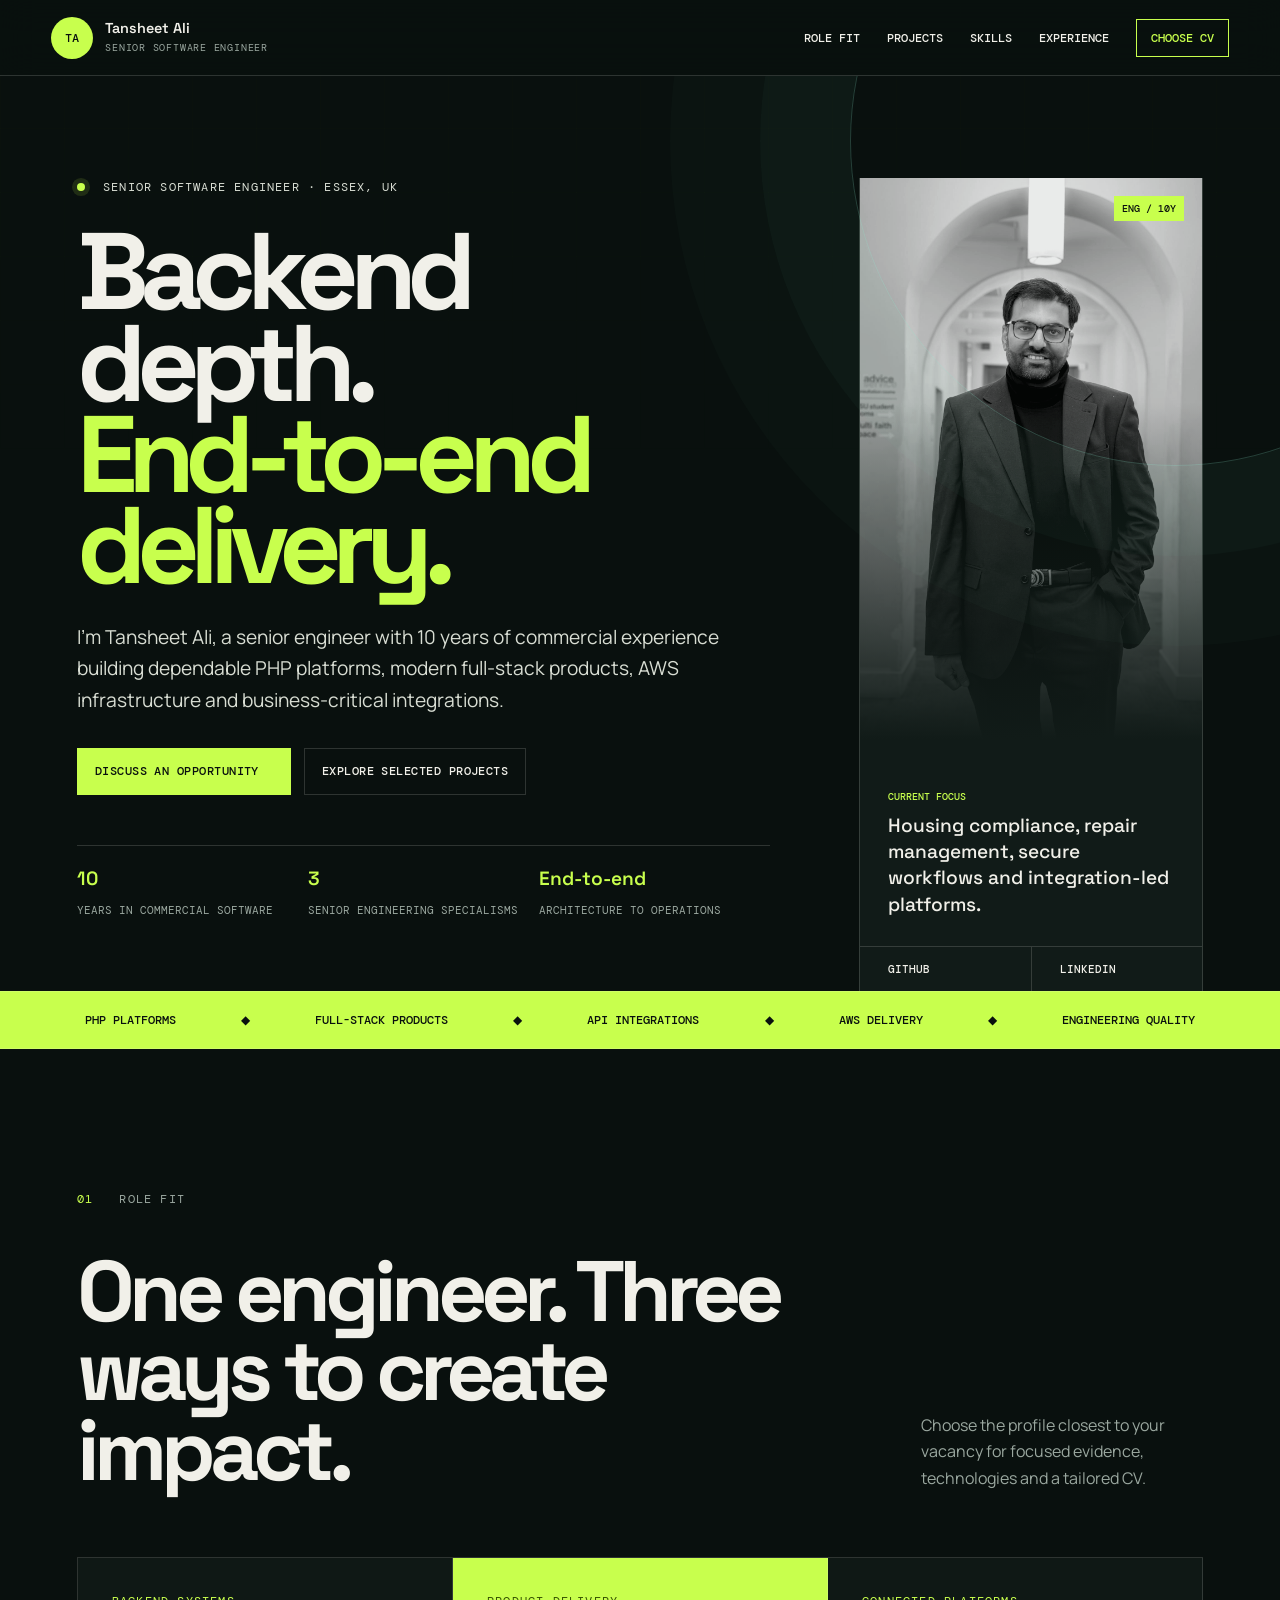
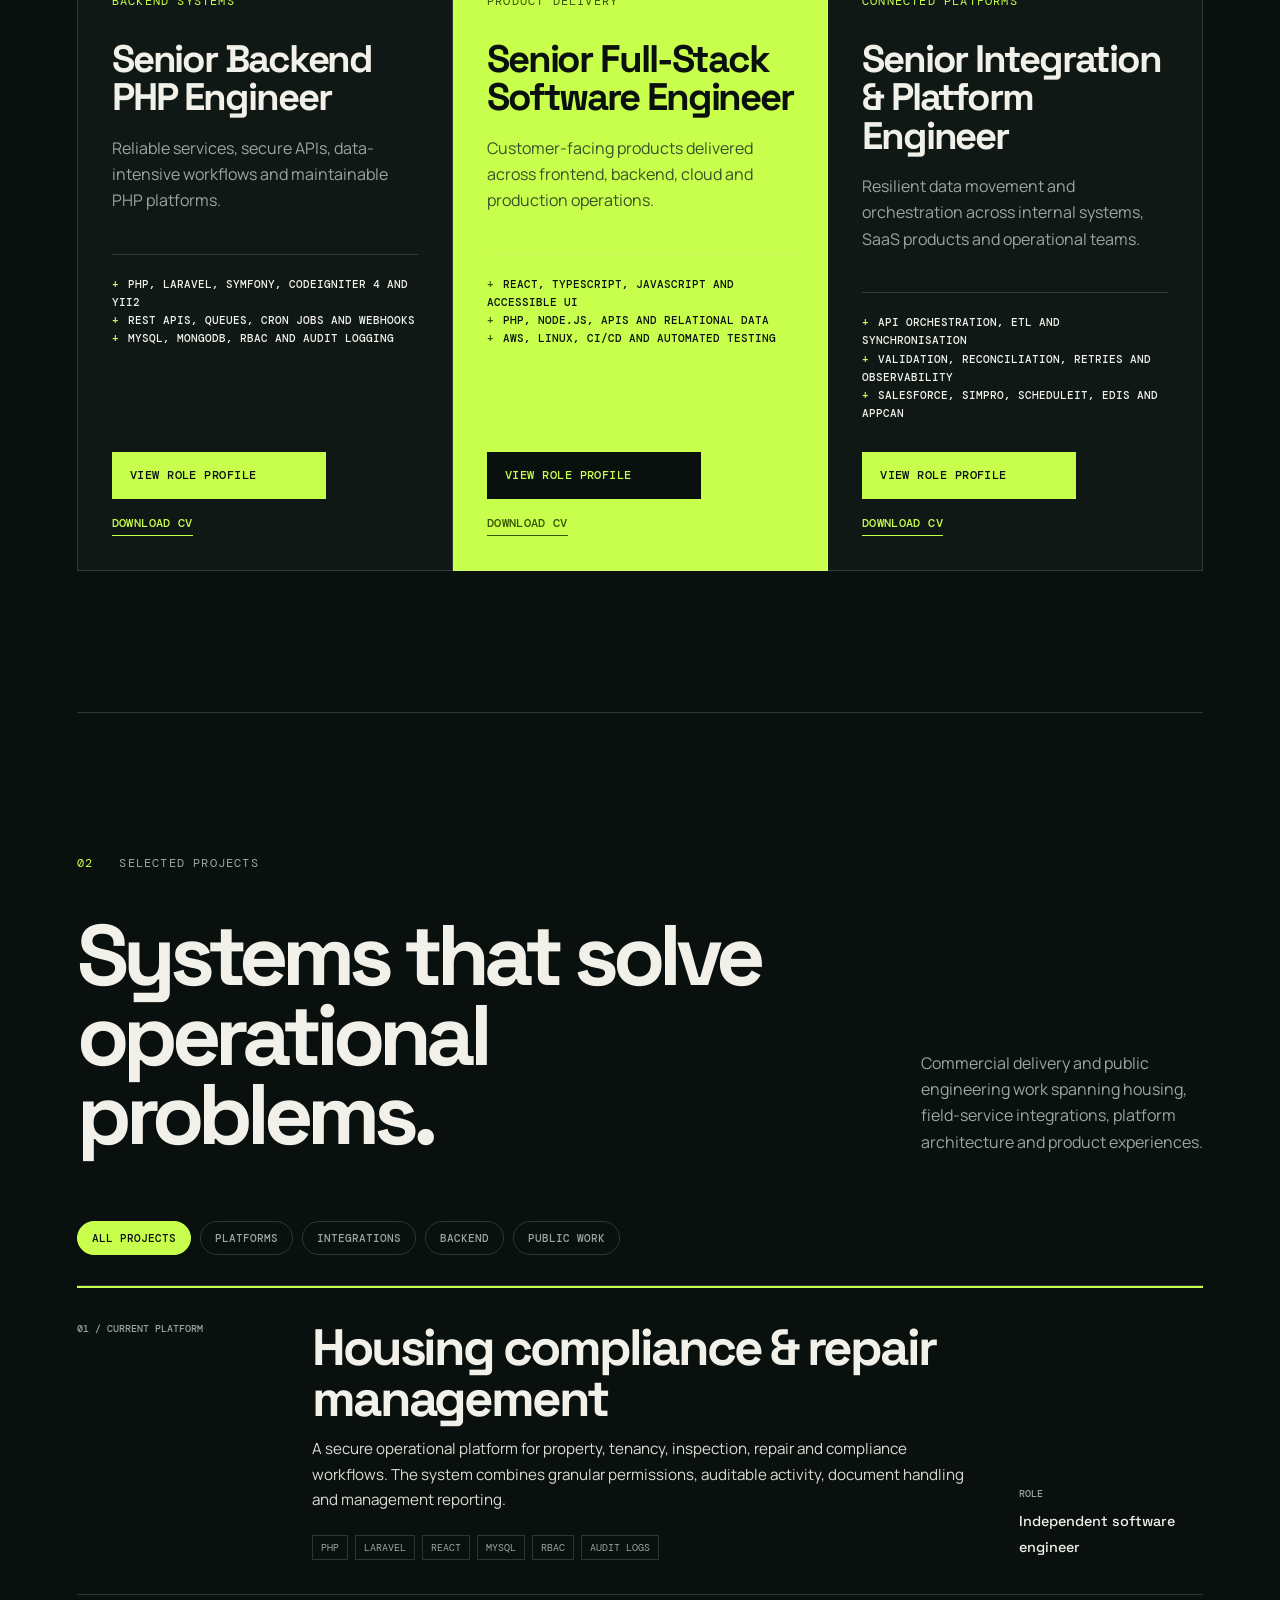
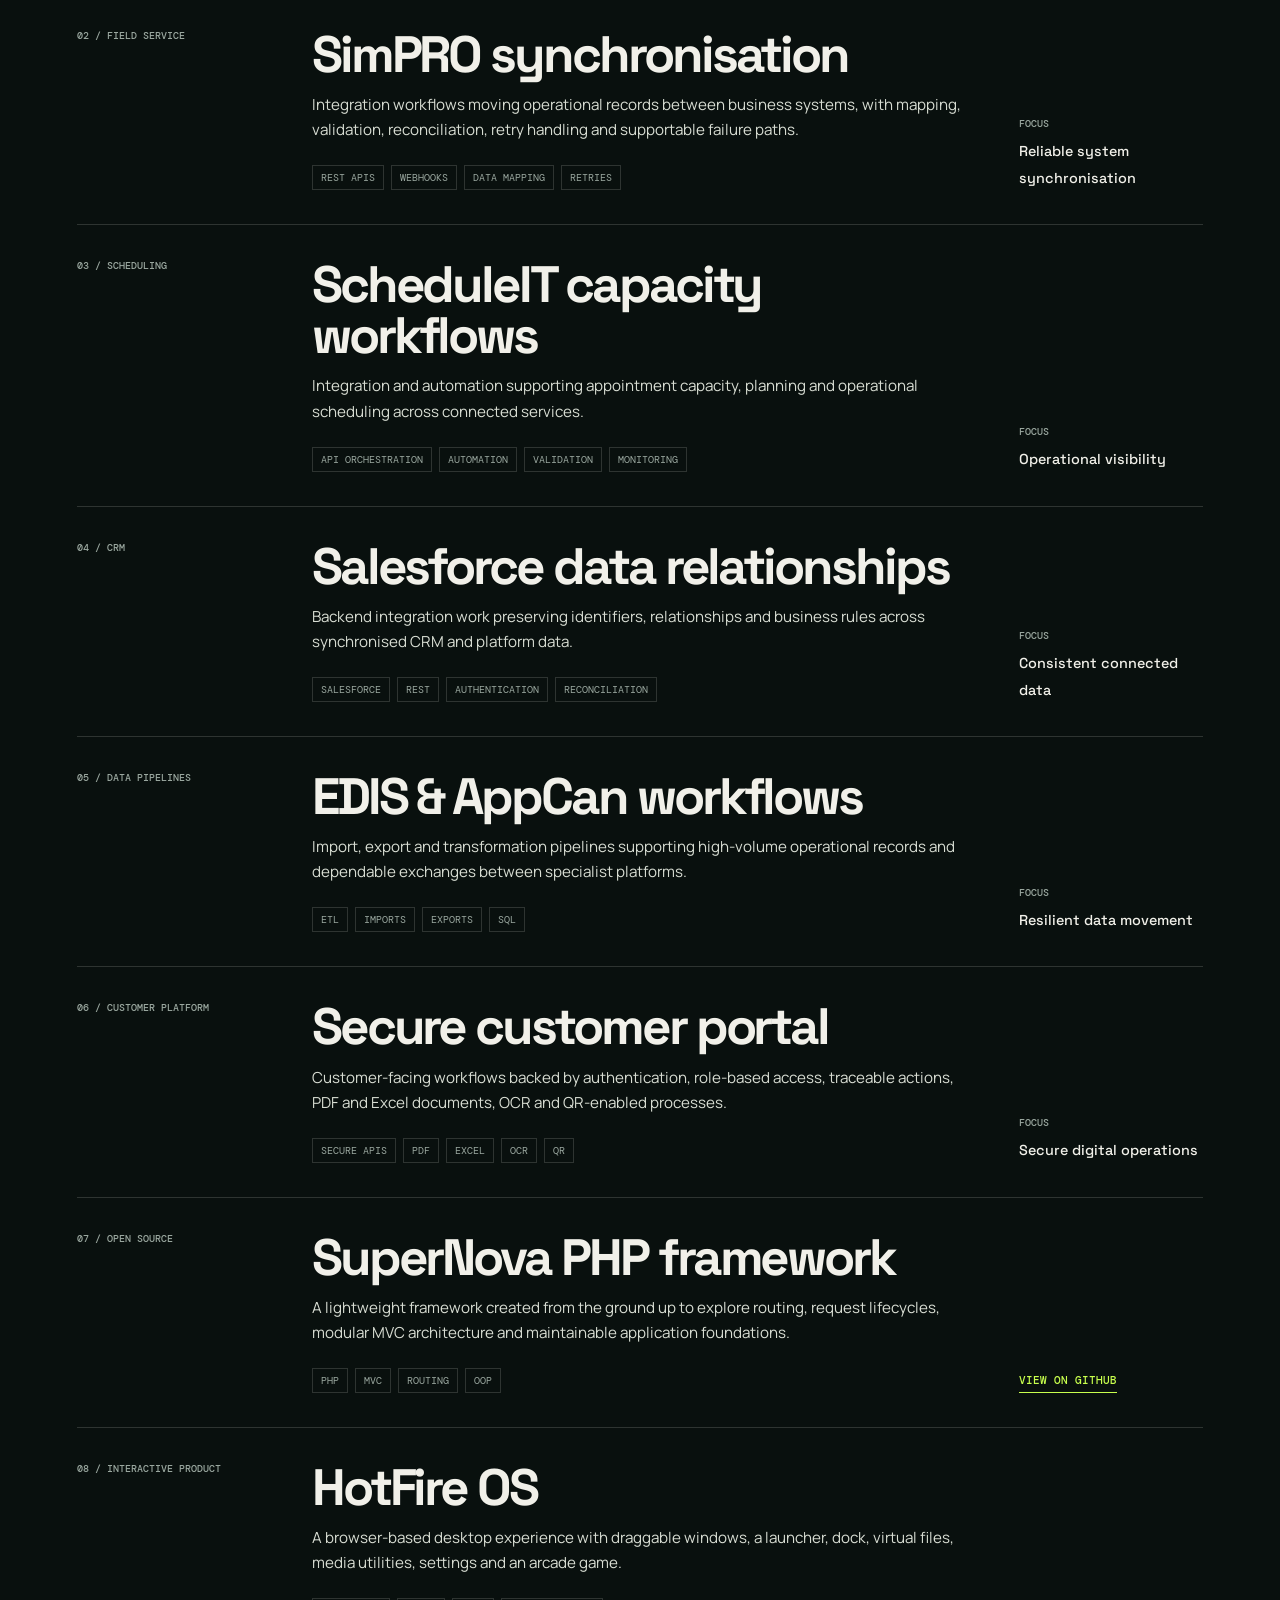
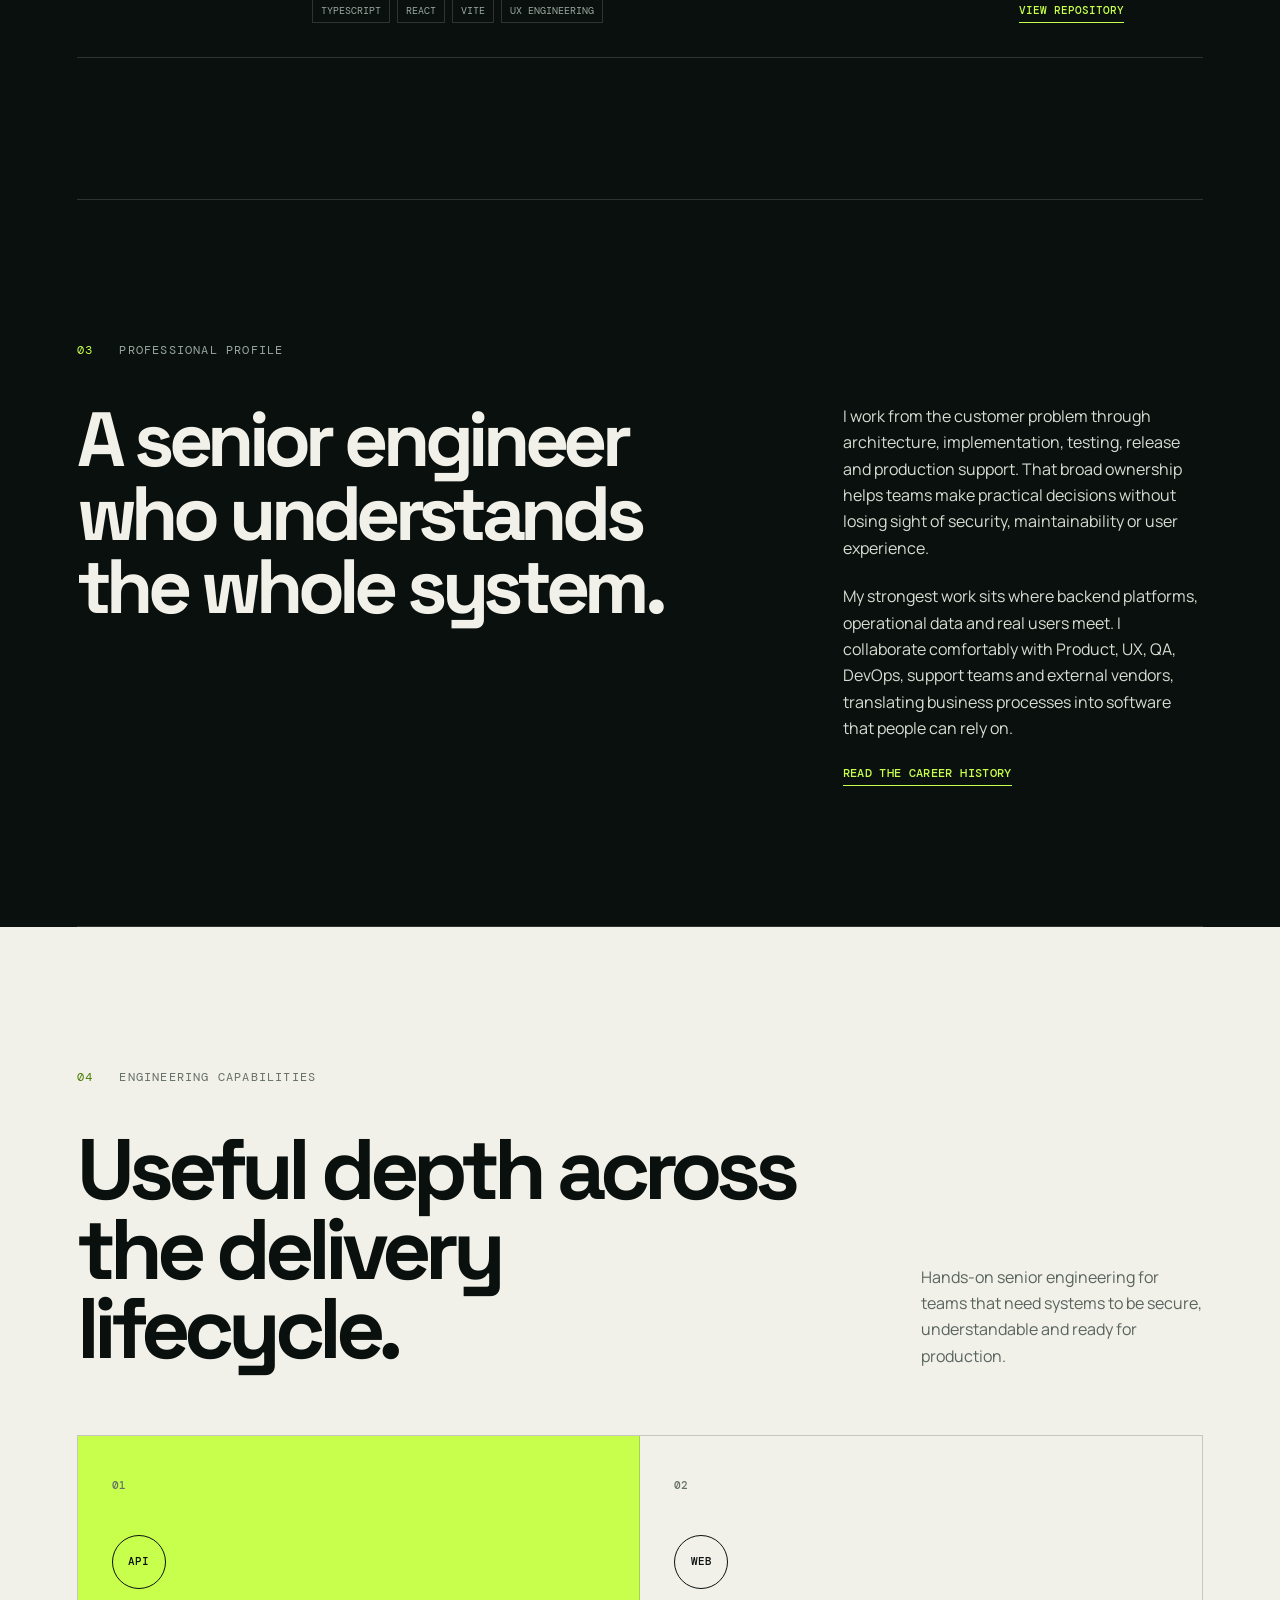
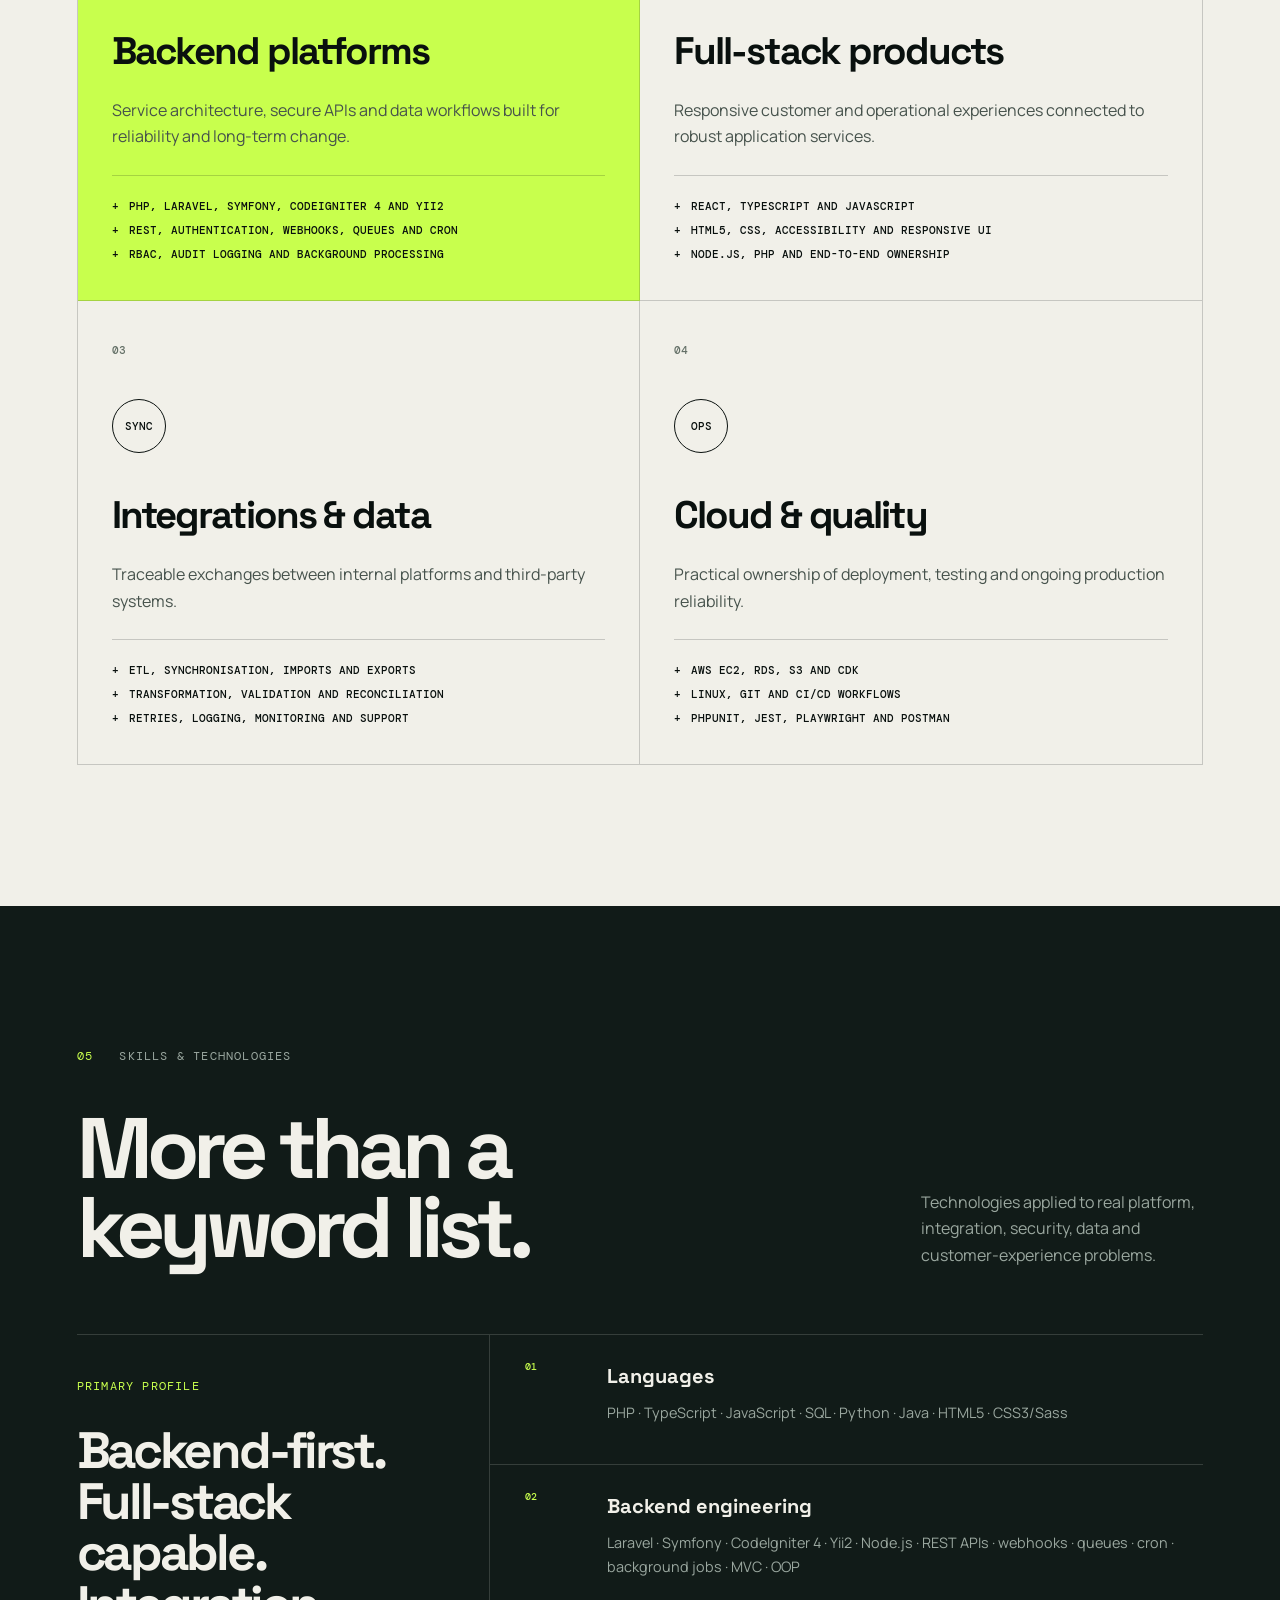
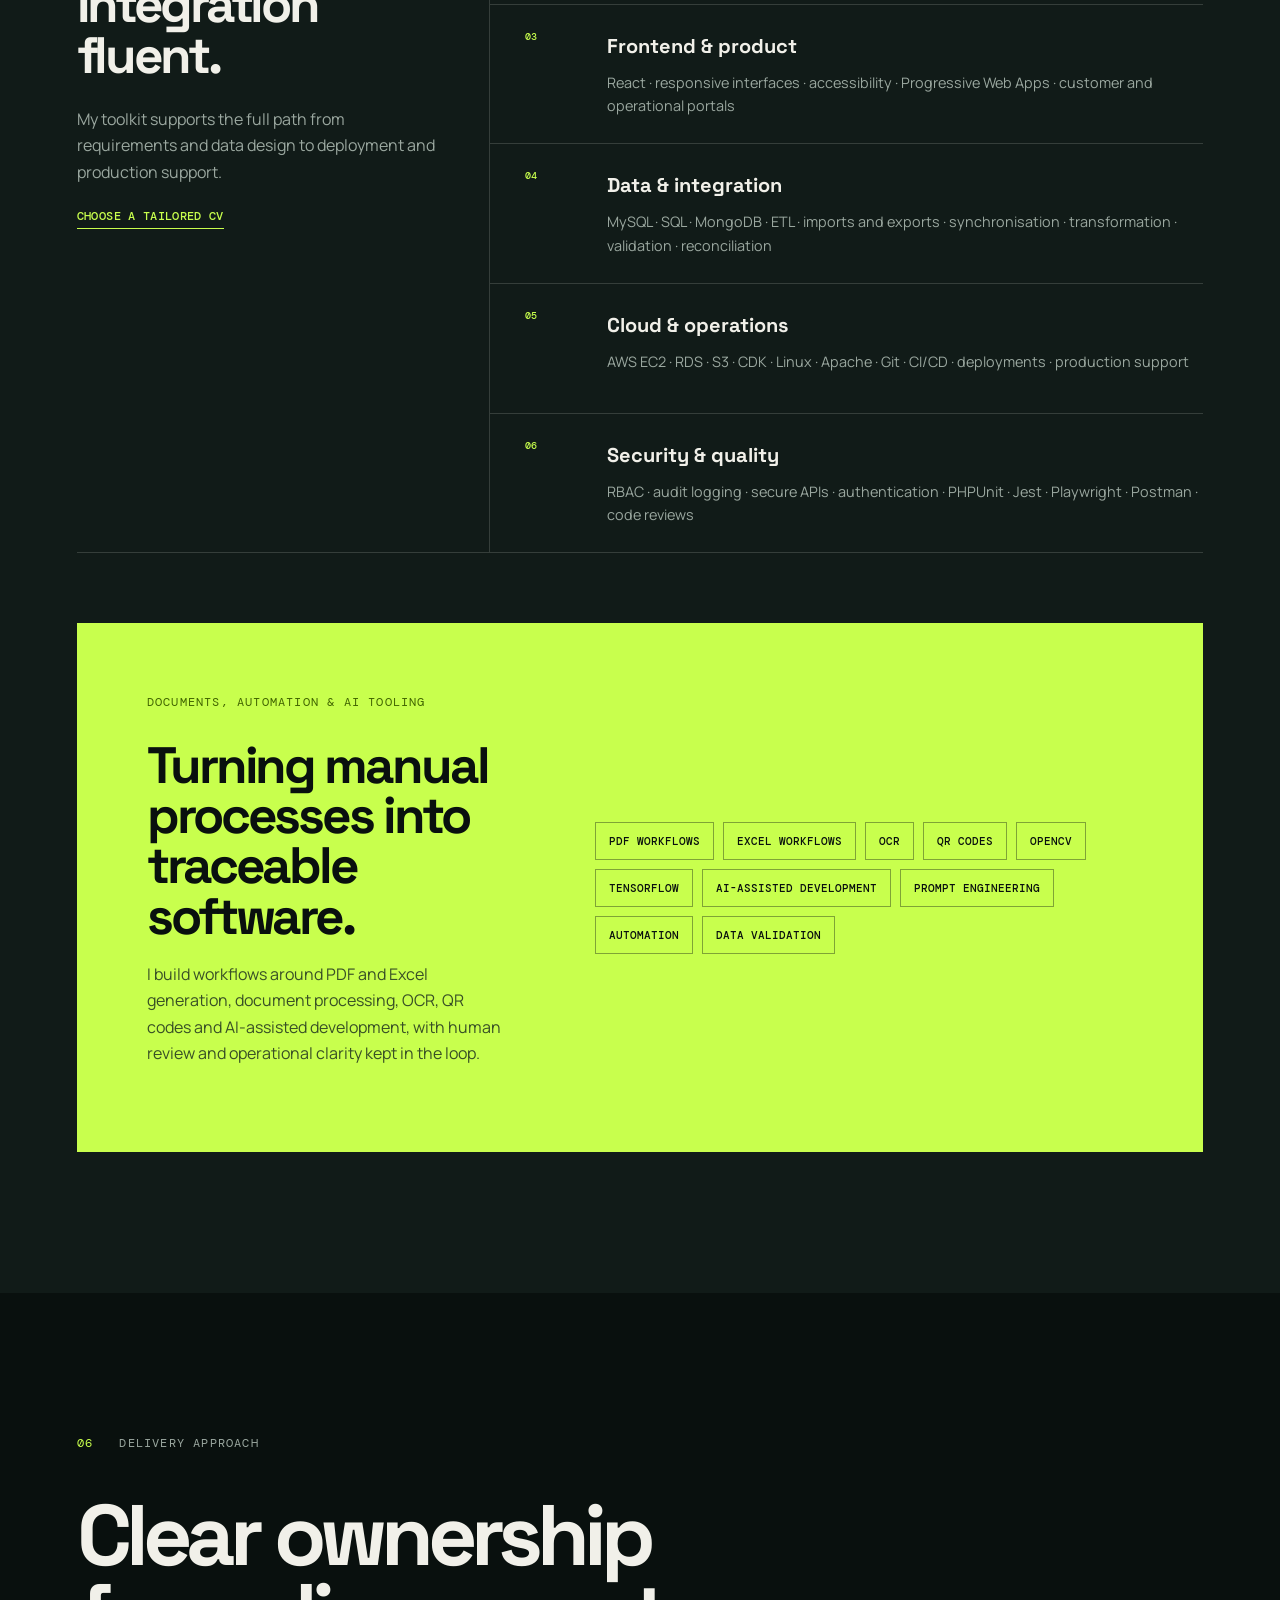
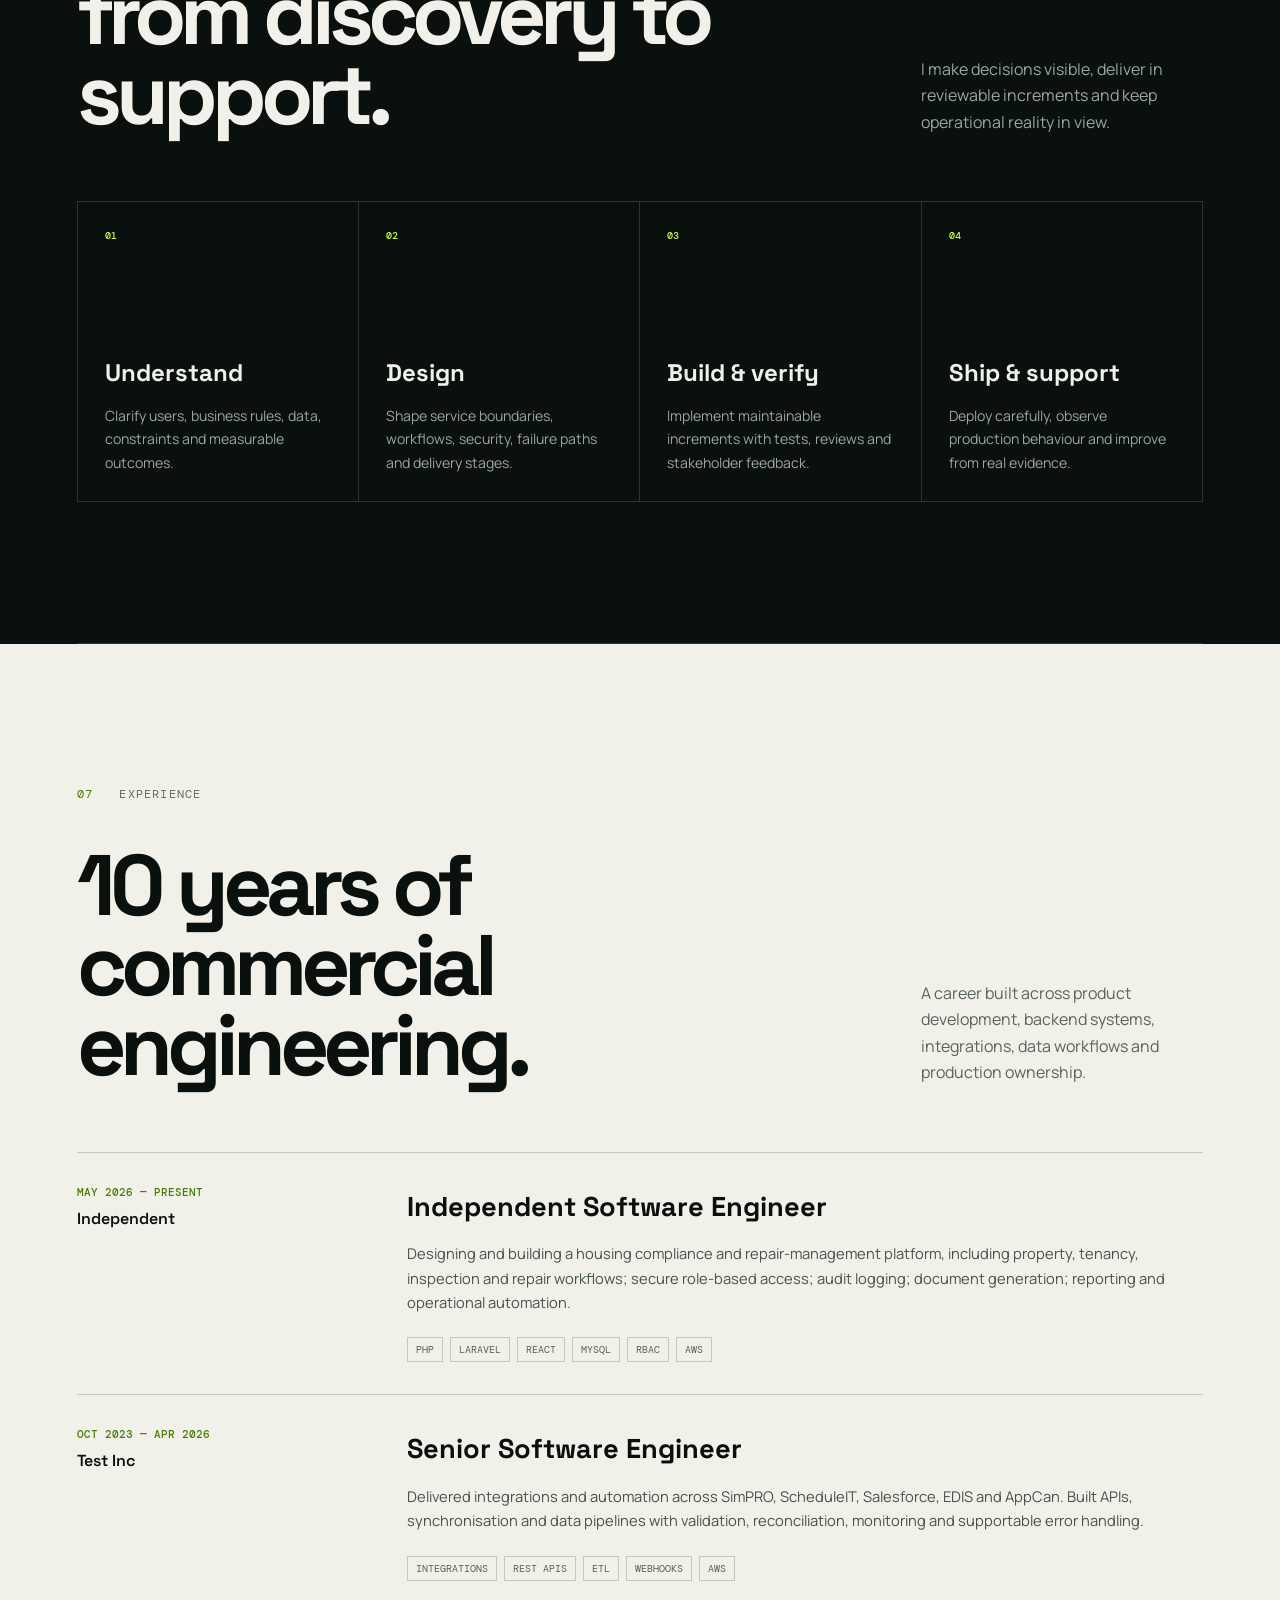
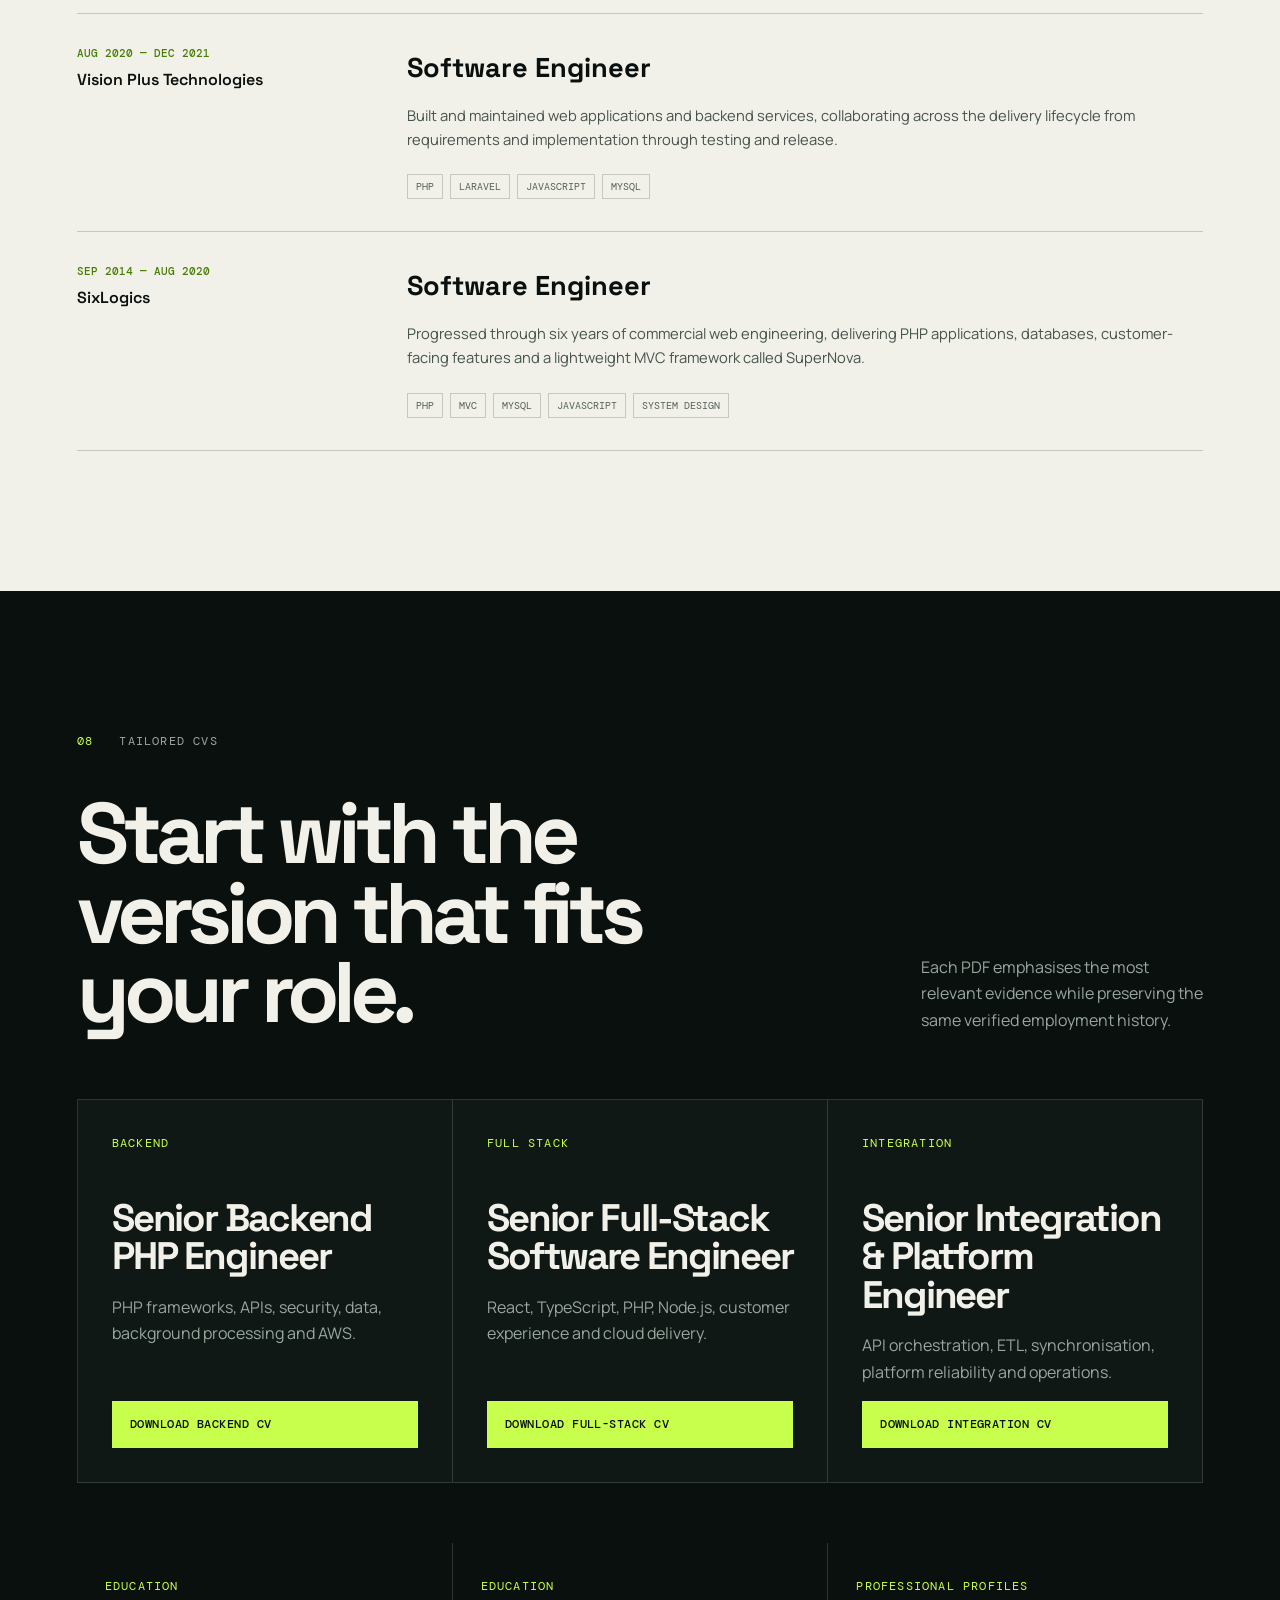
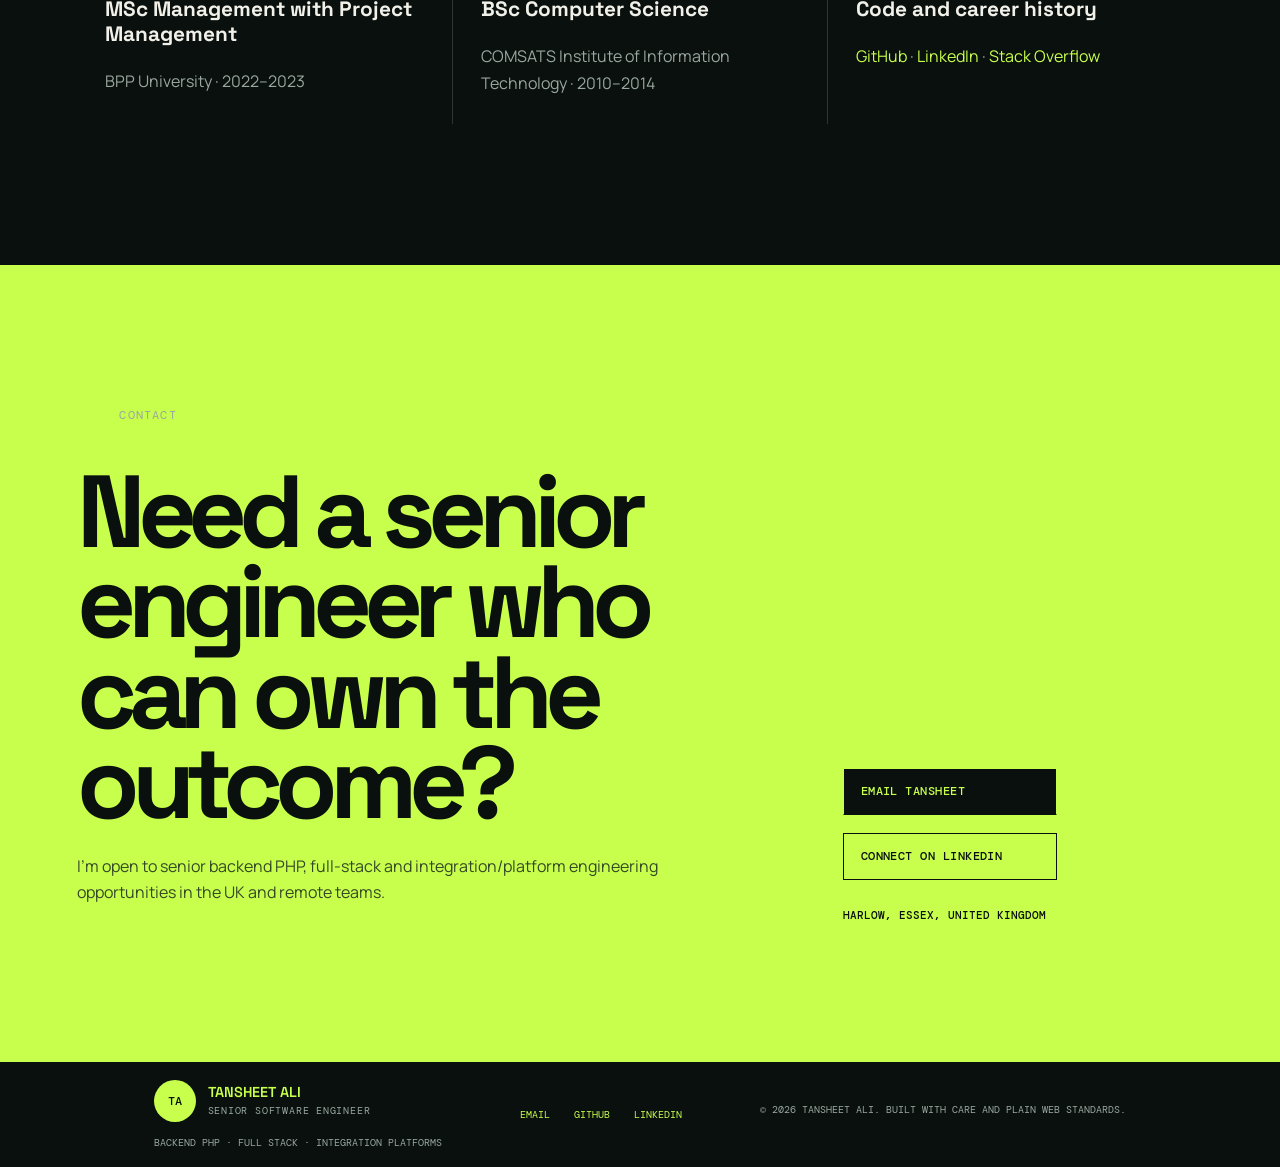
<file: index.html>
<!doctype html>
<html lang="en-GB">
<head>
  <meta charset="UTF-8">
  <meta name="viewport" content="width=device-width, initial-scale=1">
  <title>Tansheet Ali | Senior Backend PHP, Full-Stack & Integration Engineer</title>
  <meta name="description" content="Tansheet Ali is a senior software engineer in Essex, UK with 10 years of experience in PHP, Laravel, React, TypeScript, AWS, APIs, integrations and platform engineering.">
  <meta name="keywords" content="Tansheet Ali, Senior Backend PHP Engineer, Senior Full-Stack Engineer, Integration Platform Engineer, Laravel Developer UK, React TypeScript Engineer, AWS Engineer, API Integration Engineer">
  <meta name="author" content="Tansheet Ali">
  <meta name="robots" content="index, follow, max-image-preview:large">
  <meta name="theme-color" content="#09100e">
  <link rel="canonical" href="https://tansheetalitaj.github.io/">
  <link rel="alternate" hreflang="en-gb" href="https://tansheetalitaj.github.io/">
  <meta property="og:type" content="profile">
  <meta property="og:locale" content="en_GB">
  <meta property="og:title" content="Tansheet Ali | Senior Software Engineer">
  <meta property="og:description" content="10 years delivering backend platforms, full-stack products, cloud infrastructure and business-critical integrations.">
  <meta property="og:url" content="https://tansheetalitaj.github.io/">
  <meta property="og:image" content="https://tansheetalitaj.github.io/assets/profile.png">
  <meta property="og:image:alt" content="Portrait of Tansheet Ali">
  <meta name="twitter:card" content="summary_large_image">
  <meta name="twitter:title" content="Tansheet Ali | Senior Software Engineer">
  <meta name="twitter:description" content="Backend PHP, full-stack, AWS and integration engineering expertise.">
  <link rel="icon" type="image/png" href="assets/favicon.png">
  <link rel="preconnect" href="https://fonts.googleapis.com">
  <link rel="preconnect" href="https://fonts.gstatic.com" crossorigin>
  <link href="https://fonts.googleapis.com/css2?family=DM+Mono:wght@400;500&amp;family=Manrope:wght@400;500;600;700&amp;family=Space+Grotesk:wght@500;600;700&amp;display=swap" rel="stylesheet">
  <link rel="stylesheet" href="style.css?v=4">
  <script type="application/ld+json">
  {
    "@context": "https://schema.org",
    "@type": "Person",
    "name": "Tansheet Ali",
    "url": "https://tansheetalitaj.github.io/",
    "image": "https://tansheetalitaj.github.io/assets/profile.png",
    "jobTitle": ["Senior Backend PHP Engineer", "Senior Full-Stack Software Engineer", "Senior Integration and Platform Engineer"],
    "description": "Senior software engineer with 10 years of commercial experience building backend platforms, full-stack web applications, cloud infrastructure and enterprise integrations.",
    "email": "mailto:tansheetali@gmail.com",
    "telephone": "+44 7538 721714",
    "address": {"@type": "PostalAddress", "addressLocality": "Harlow", "addressRegion": "Essex", "addressCountry": "GB"},
    "alumniOf": [{"@type": "CollegeOrUniversity", "name": "BPP University"}, {"@type": "CollegeOrUniversity", "name": "COMSATS Institute of Information Technology"}],
    "sameAs": ["https://github.com/tansheetalitaj", "https://www.linkedin.com/in/tansheetalitaj/", "https://stackoverflow.com/users/9194364/tansheet-ali"],
    "knowsAbout": ["PHP", "Laravel", "Symfony", "CodeIgniter 4", "Yii2", "Node.js", "React", "TypeScript", "JavaScript", "REST APIs", "Webhooks", "Queues", "ETL", "MySQL", "MongoDB", "AWS", "EC2", "RDS", "S3", "AWS CDK", "Linux", "PHPUnit", "Jest", "Playwright", "Postman", "RBAC", "Audit logging", "Salesforce integrations", "SimPRO integrations", "PDF and Excel workflows", "OCR", "QR codes"]
  }
  </script>
</head>
<body>
  <a class="skip-link" href="#main-content">Skip to content</a>
  <header class="site-header" id="siteHeader">
    <a class="wordmark" href="#top" aria-label="Tansheet Ali, home"><span class="wordmark-mark">TA</span><span class="wordmark-copy">Tansheet Ali<small>Senior software engineer</small></span></a>
    <button class="menu-toggle" id="menuToggle" type="button" aria-expanded="false" aria-controls="navLinks"><span>Menu</span><b aria-hidden="true">+</b></button>
    <nav class="nav-links" id="navLinks" aria-label="Primary navigation"><a href="#role-fit">Role fit</a><a href="#work">Projects</a><a href="#technology">Skills</a><a href="#experience">Experience</a><a class="nav-resume" href="#cv-downloads">Choose CV</a></nav>
  </header>

  <main id="main-content">
    <section class="hero" id="top">
      <div class="hero-grid page-shell">
        <div class="hero-copy reveal">
          <p class="eyebrow"><span class="availability-dot" aria-hidden="true"></span> Senior software engineer · Essex, UK</p>
          <h1>Backend depth. <em>End-to-end delivery.</em></h1>
          <p class="hero-intro">I’m Tansheet Ali, a senior engineer with 10 years of commercial experience building dependable PHP platforms, modern full-stack products, AWS infrastructure and business-critical integrations.</p>
          <div class="hero-actions"><a class="button button-primary" href="mailto:tansheetali@gmail.com?subject=Engineering%20opportunity">Discuss an opportunity</a><a class="button button-secondary" href="#work">Explore selected projects</a></div>
          <div class="hero-proof" aria-label="Career highlights"><div><strong>10</strong><span>years in commercial software</span></div><div><strong>3</strong><span>senior engineering specialisms</span></div><div><strong>End-to-end</strong><span>architecture to operations</span></div></div>
        </div>
        <aside class="hero-panel reveal reveal-delay" aria-label="Tansheet Ali profile"><div class="portrait-wrap"><img src="assets/profile.png" alt="Tansheet Ali, senior software engineer" width="480" height="640"><span class="portrait-code">ENG / 10Y</span></div><div class="profile-brief"><p>Current focus</p><strong>Housing compliance, repair management, secure workflows and integration-led platforms.</strong></div><div class="profile-links-inline"><a href="https://github.com/tansheetalitaj" target="_blank" rel="noopener">GitHub</a><a href="https://www.linkedin.com/in/tansheetalitaj/" target="_blank" rel="noopener">LinkedIn</a></div></aside>
      </div>
      <div class="hero-ticker" aria-label="Core expertise"><span>PHP platforms</span><i>◆</i><span>Full-stack products</span><i>◆</i><span>API integrations</span><i>◆</i><span>AWS delivery</span><i>◆</i><span>Engineering quality</span></div>
    </section>

    <section class="role-hub page-shell section-pad" id="role-fit">
      <div class="section-heading"><div><div class="section-index"><span>01</span> Role fit</div><h2>One engineer. Three ways to create impact.</h2></div><p>Choose the profile closest to your vacancy for focused evidence, technologies and a tailored CV.</p></div>
      <div class="role-grid">
        <article class="role-card"><p class="mono-label">Backend systems</p><h3>Senior Backend PHP Engineer</h3><p>Reliable services, secure APIs, data-intensive workflows and maintainable PHP platforms.</p><ul><li>PHP, Laravel, Symfony, CodeIgniter 4 and Yii2</li><li>REST APIs, queues, cron jobs and webhooks</li><li>MySQL, MongoDB, RBAC and audit logging</li></ul><div class="card-actions"><a class="button button-primary" href="senior-backend-php-engineer.html">View role profile</a><a class="text-link" href="assets/Tansheet_Ali_Senior_Backend_PHP_Engineer_CV.pdf" download>Download CV</a></div></article>
        <article class="role-card role-card-featured"><p class="mono-label">Product delivery</p><h3>Senior Full-Stack Software Engineer</h3><p>Customer-facing products delivered across frontend, backend, cloud and production operations.</p><ul><li>React, TypeScript, JavaScript and accessible UI</li><li>PHP, Node.js, APIs and relational data</li><li>AWS, Linux, CI/CD and automated testing</li></ul><div class="card-actions"><a class="button button-primary" href="senior-full-stack-engineer.html">View role profile</a><a class="text-link" href="assets/Tansheet_Ali_Senior_Full_Stack_Engineer_CV.pdf" download>Download CV</a></div></article>
        <article class="role-card"><p class="mono-label">Connected platforms</p><h3>Senior Integration &amp; Platform Engineer</h3><p>Resilient data movement and orchestration across internal systems, SaaS products and operational teams.</p><ul><li>API orchestration, ETL and synchronisation</li><li>Validation, reconciliation, retries and observability</li><li>Salesforce, SimPRO, ScheduleIT, EDIS and AppCan</li></ul><div class="card-actions"><a class="button button-primary" href="senior-integration-platform-engineer.html">View role profile</a><a class="text-link" href="assets/Tansheet_Ali_Senior_Integration_Platform_Engineer_CV.pdf" download>Download CV</a></div></article>
      </div>
    </section>

    <section class="work page-shell section-pad" id="work">
      <div class="section-heading"><div><div class="section-index"><span>02</span> Selected projects</div><h2>Systems that solve operational problems.</h2></div><p>Commercial delivery and public engineering work spanning housing, field-service integrations, platform architecture and product experiences.</p></div>
      <div class="filter-row" role="group" aria-label="Filter selected projects"><button class="filter-btn active" type="button" data-filter="all" aria-pressed="true">All projects</button><button class="filter-btn" type="button" data-filter="platform" aria-pressed="false">Platforms</button><button class="filter-btn" type="button" data-filter="integration" aria-pressed="false">Integrations</button><button class="filter-btn" type="button" data-filter="backend" aria-pressed="false">Backend</button><button class="filter-btn" type="button" data-filter="opensource" aria-pressed="false">Public work</button></div>
      <div class="project-list">
        <article class="project-row project-featured" data-category="platform backend"><div class="project-index">01 / Current platform</div><div class="project-main"><h3>Housing compliance &amp; repair management</h3><p>A secure operational platform for property, tenancy, inspection, repair and compliance workflows. The system combines granular permissions, auditable activity, document handling and management reporting.</p><div class="tag-list"><span>PHP</span><span>Laravel</span><span>React</span><span>MySQL</span><span>RBAC</span><span>Audit logs</span></div></div><div class="project-result"><span>Role</span><strong>Independent software engineer</strong></div></article>
        <article class="project-row" data-category="integration backend"><div class="project-index">02 / Field service</div><div class="project-main"><h3>SimPRO synchronisation</h3><p>Integration workflows moving operational records between business systems, with mapping, validation, reconciliation, retry handling and supportable failure paths.</p><div class="tag-list"><span>REST APIs</span><span>Webhooks</span><span>Data mapping</span><span>Retries</span></div></div><div class="project-result"><span>Focus</span><strong>Reliable system synchronisation</strong></div></article>
        <article class="project-row" data-category="integration platform"><div class="project-index">03 / Scheduling</div><div class="project-main"><h3>ScheduleIT capacity workflows</h3><p>Integration and automation supporting appointment capacity, planning and operational scheduling across connected services.</p><div class="tag-list"><span>API orchestration</span><span>Automation</span><span>Validation</span><span>Monitoring</span></div></div><div class="project-result"><span>Focus</span><strong>Operational visibility</strong></div></article>
        <article class="project-row" data-category="integration backend"><div class="project-index">04 / CRM</div><div class="project-main"><h3>Salesforce data relationships</h3><p>Backend integration work preserving identifiers, relationships and business rules across synchronised CRM and platform data.</p><div class="tag-list"><span>Salesforce</span><span>REST</span><span>Authentication</span><span>Reconciliation</span></div></div><div class="project-result"><span>Focus</span><strong>Consistent connected data</strong></div></article>
        <article class="project-row" data-category="integration backend"><div class="project-index">05 / Data pipelines</div><div class="project-main"><h3>EDIS &amp; AppCan workflows</h3><p>Import, export and transformation pipelines supporting high-volume operational records and dependable exchanges between specialist platforms.</p><div class="tag-list"><span>ETL</span><span>Imports</span><span>Exports</span><span>SQL</span></div></div><div class="project-result"><span>Focus</span><strong>Resilient data movement</strong></div></article>
        <article class="project-row" data-category="platform backend"><div class="project-index">06 / Customer platform</div><div class="project-main"><h3>Secure customer portal</h3><p>Customer-facing workflows backed by authentication, role-based access, traceable actions, PDF and Excel documents, OCR and QR-enabled processes.</p><div class="tag-list"><span>Secure APIs</span><span>PDF</span><span>Excel</span><span>OCR</span><span>QR</span></div></div><div class="project-result"><span>Focus</span><strong>Secure digital operations</strong></div></article>
        <article class="project-row" data-category="backend opensource"><div class="project-index">07 / Open source</div><div class="project-main"><h3>SuperNova PHP framework</h3><p>A lightweight framework created from the ground up to explore routing, request lifecycles, modular MVC architecture and maintainable application foundations.</p><div class="tag-list"><span>PHP</span><span>MVC</span><span>Routing</span><span>OOP</span></div></div><a class="project-link" href="https://github.com/tansheetalitaj" target="_blank" rel="noopener">View on GitHub</a></article>
        <article class="project-row" data-category="platform opensource"><div class="project-index">08 / Interactive product</div><div class="project-main"><h3>HotFire OS</h3><p>A browser-based desktop experience with draggable windows, a launcher, dock, virtual files, media utilities, settings and an arcade game.</p><div class="tag-list"><span>TypeScript</span><span>React</span><span>Vite</span><span>UX engineering</span></div></div><a class="project-link" href="https://github.com/tansheetalitaj/hotfire-os" target="_blank" rel="noopener">View repository</a></article>
      </div>
    </section>

    <section class="intro page-shell section-pad" id="about">
      <div class="section-index"><span>03</span> Professional profile</div>
      <div class="intro-grid"><h2>A senior engineer who understands the whole system.</h2><div class="prose"><p>I work from the customer problem through architecture, implementation, testing, release and production support. That broad ownership helps teams make practical decisions without losing sight of security, maintainability or user experience.</p><p>My strongest work sits where backend platforms, operational data and real users meet. I collaborate comfortably with Product, UX, QA, DevOps, support teams and external vendors, translating business processes into software that people can rely on.</p><a class="text-link" href="#experience">Read the career history</a></div></div>
    </section>

    <section class="services section-pad" id="services">
      <div class="page-shell"><div class="section-heading"><div><div class="section-index"><span>04</span> Engineering capabilities</div><h2>Useful depth across the delivery lifecycle.</h2></div><p>Hands-on senior engineering for teams that need systems to be secure, understandable and ready for production.</p></div>
        <div class="service-grid">
          <article class="service-card service-card-featured"><span class="card-number">01</span><div class="service-icon" aria-hidden="true">API</div><h3>Backend platforms</h3><p>Service architecture, secure APIs and data workflows built for reliability and long-term change.</p><ul><li>PHP, Laravel, Symfony, CodeIgniter 4 and Yii2</li><li>REST, authentication, webhooks, queues and cron</li><li>RBAC, audit logging and background processing</li></ul></article>
          <article class="service-card"><span class="card-number">02</span><div class="service-icon" aria-hidden="true">WEB</div><h3>Full-stack products</h3><p>Responsive customer and operational experiences connected to robust application services.</p><ul><li>React, TypeScript and JavaScript</li><li>HTML5, CSS, accessibility and responsive UI</li><li>Node.js, PHP and end-to-end ownership</li></ul></article>
          <article class="service-card"><span class="card-number">03</span><div class="service-icon" aria-hidden="true">SYNC</div><h3>Integrations &amp; data</h3><p>Traceable exchanges between internal platforms and third-party systems.</p><ul><li>ETL, synchronisation, imports and exports</li><li>Transformation, validation and reconciliation</li><li>Retries, logging, monitoring and support</li></ul></article>
          <article class="service-card"><span class="card-number">04</span><div class="service-icon" aria-hidden="true">OPS</div><h3>Cloud &amp; quality</h3><p>Practical ownership of deployment, testing and ongoing production reliability.</p><ul><li>AWS EC2, RDS, S3 and CDK</li><li>Linux, Git and CI/CD workflows</li><li>PHPUnit, Jest, Playwright and Postman</li></ul></article>
        </div>
      </div>
    </section>

    <section class="technology section-pad" id="technology">
      <div class="page-shell"><div class="section-heading"><div><div class="section-index"><span>05</span> Skills &amp; technologies</div><h2>More than a keyword list.</h2></div><p>Technologies applied to real platform, integration, security, data and customer-experience problems.</p></div>
        <div class="technology-layout"><aside class="technology-summary"><p class="mono-label">Primary profile</p><h3>Backend-first.<br>Full-stack capable.<br>Integration fluent.</h3><p>My toolkit supports the full path from requirements and data design to deployment and production support.</p><a class="text-link" href="#cv-downloads">Choose a tailored CV</a></aside>
          <div class="skill-groups">
            <article><span class="skill-number">01</span><div><h3>Languages</h3><p>PHP · TypeScript · JavaScript · SQL · Python · Java · HTML5 · CSS3/Sass</p></div></article>
            <article><span class="skill-number">02</span><div><h3>Backend engineering</h3><p>Laravel · Symfony · CodeIgniter 4 · Yii2 · Node.js · REST APIs · webhooks · queues · cron · background jobs · MVC · OOP</p></div></article>
            <article><span class="skill-number">03</span><div><h3>Frontend &amp; product</h3><p>React · responsive interfaces · accessibility · Progressive Web Apps · customer and operational portals</p></div></article>
            <article><span class="skill-number">04</span><div><h3>Data &amp; integration</h3><p>MySQL · SQL · MongoDB · ETL · imports and exports · synchronisation · transformation · validation · reconciliation</p></div></article>
            <article><span class="skill-number">05</span><div><h3>Cloud &amp; operations</h3><p>AWS EC2 · RDS · S3 · CDK · Linux · Apache · Git · CI/CD · deployments · production support</p></div></article>
            <article><span class="skill-number">06</span><div><h3>Security &amp; quality</h3><p>RBAC · audit logging · secure APIs · authentication · PHPUnit · Jest · Playwright · Postman · code reviews</p></div></article>
          </div>
        </div>
        <div class="ai-lab"><div class="ai-copy"><p class="mono-label">Documents, automation &amp; AI tooling</p><h3>Turning manual processes into traceable software.</h3><p>I build workflows around PDF and Excel generation, document processing, OCR, QR codes and AI-assisted development, with human review and operational clarity kept in the loop.</p></div><div class="ai-tools" aria-label="Document, automation and AI skills"><span>PDF workflows</span><span>Excel workflows</span><span>OCR</span><span>QR codes</span><span>OpenCV</span><span>TensorFlow</span><span>AI-assisted development</span><span>Prompt engineering</span><span>Automation</span><span>Data validation</span></div></div>
      </div>
    </section>

    <section class="process page-shell section-pad" id="process">
      <div class="section-heading"><div><div class="section-index"><span>06</span> Delivery approach</div><h2>Clear ownership from discovery to support.</h2></div><p>I make decisions visible, deliver in reviewable increments and keep operational reality in view.</p></div>
      <ol class="process-list"><li><span>01</span><div><h3>Understand</h3><p>Clarify users, business rules, data, constraints and measurable outcomes.</p></div></li><li><span>02</span><div><h3>Design</h3><p>Shape service boundaries, workflows, security, failure paths and delivery stages.</p></div></li><li><span>03</span><div><h3>Build &amp; verify</h3><p>Implement maintainable increments with tests, reviews and stakeholder feedback.</p></div></li><li><span>04</span><div><h3>Ship &amp; support</h3><p>Deploy carefully, observe production behaviour and improve from real evidence.</p></div></li></ol>
    </section>

    <section class="experience section-pad" id="experience">
      <div class="page-shell"><div class="section-heading"><div><div class="section-index"><span>07</span> Experience</div><h2>10 years of commercial engineering.</h2></div><p>A career built across product development, backend systems, integrations, data workflows and production ownership.</p></div>
        <div class="timeline">
          <article><div class="timeline-meta"><span>May 2026 — Present</span><strong>Independent</strong></div><div class="timeline-copy"><h3>Independent Software Engineer</h3><p>Designing and building a housing compliance and repair-management platform, including property, tenancy, inspection and repair workflows; secure role-based access; audit logging; document generation; reporting and operational automation.</p><div class="tag-list"><span>PHP</span><span>Laravel</span><span>React</span><span>MySQL</span><span>RBAC</span><span>AWS</span></div></div></article>
          <article><div class="timeline-meta"><span>Oct 2023 — Apr 2026</span><strong>Test Inc</strong></div><div class="timeline-copy"><h3>Senior Software Engineer</h3><p>Delivered integrations and automation across SimPRO, ScheduleIT, Salesforce, EDIS and AppCan. Built APIs, synchronisation and data pipelines with validation, reconciliation, monitoring and supportable error handling.</p><div class="tag-list"><span>Integrations</span><span>REST APIs</span><span>ETL</span><span>Webhooks</span><span>AWS</span></div></div></article>
          <article><div class="timeline-meta"><span>Aug 2020 — Dec 2021</span><strong>Vision Plus Technologies</strong></div><div class="timeline-copy"><h3>Software Engineer</h3><p>Built and maintained web applications and backend services, collaborating across the delivery lifecycle from requirements and implementation through testing and release.</p><div class="tag-list"><span>PHP</span><span>Laravel</span><span>JavaScript</span><span>MySQL</span></div></div></article>
          <article><div class="timeline-meta"><span>Sep 2014 — Aug 2020</span><strong>SixLogics</strong></div><div class="timeline-copy"><h3>Software Engineer</h3><p>Progressed through six years of commercial web engineering, delivering PHP applications, databases, customer-facing features and a lightweight MVC framework called SuperNova.</p><div class="tag-list"><span>PHP</span><span>MVC</span><span>MySQL</span><span>JavaScript</span><span>System design</span></div></div></article>
        </div>
      </div>
    </section>

    <section class="credentials page-shell section-pad" id="cv-downloads">
      <div class="section-heading"><div><div class="section-index"><span>08</span> Tailored CVs</div><h2>Start with the version that fits your role.</h2></div><p>Each PDF emphasises the most relevant evidence while preserving the same verified employment history.</p></div>
      <div class="cv-grid">
        <article class="cv-card"><p class="mono-label">Backend</p><h3>Senior Backend PHP Engineer</h3><p>PHP frameworks, APIs, security, data, background processing and AWS.</p><a class="button button-primary" href="assets/Tansheet_Ali_Senior_Backend_PHP_Engineer_CV.pdf" download>Download backend CV</a></article>
        <article class="cv-card"><p class="mono-label">Full stack</p><h3>Senior Full-Stack Software Engineer</h3><p>React, TypeScript, PHP, Node.js, customer experience and cloud delivery.</p><a class="button button-primary" href="assets/Tansheet_Ali_Senior_Full_Stack_Engineer_CV.pdf" download>Download full-stack CV</a></article>
        <article class="cv-card"><p class="mono-label">Integration</p><h3>Senior Integration &amp; Platform Engineer</h3><p>API orchestration, ETL, synchronisation, platform reliability and operations.</p><a class="button button-primary" href="assets/Tansheet_Ali_Senior_Integration_Platform_Engineer_CV.pdf" download>Download integration CV</a></article>
      </div>
      <div class="education-grid"><article><span class="mono-label">Education</span><h3>MSc Management with Project Management</h3><p>BPP University · 2022–2023</p></article><article><span class="mono-label">Education</span><h3>BSc Computer Science</h3><p>COMSATS Institute of Information Technology · 2010–2014</p></article><article><span class="mono-label">Professional profiles</span><h3>Code and career history</h3><p><a href="https://github.com/tansheetalitaj" target="_blank" rel="noopener">GitHub</a> · <a href="https://www.linkedin.com/in/tansheetalitaj/" target="_blank" rel="noopener">LinkedIn</a> · <a href="https://stackoverflow.com/users/9194364/tansheet-ali" target="_blank" rel="noopener">Stack Overflow</a></p></article></div>
    </section>

    <section class="contact" id="contact"><div class="page-shell contact-grid"><div><div class="section-index"><span>09</span> Contact</div><h2>Need a senior engineer who can own the outcome?</h2><p>I’m open to senior backend PHP, full-stack and integration/platform engineering opportunities in the UK and remote teams.</p></div><div class="contact-actions"><a class="button button-primary" href="mailto:tansheetali@gmail.com?subject=Engineering%20opportunity">Email Tansheet</a><a class="button button-secondary" href="https://www.linkedin.com/in/tansheetalitaj/" target="_blank" rel="noopener">Connect on LinkedIn</a><span>Harlow, Essex, United Kingdom</span></div></div></section>
  </main>

  <footer class="site-footer page-shell"><div><a class="wordmark" href="#top" aria-label="Back to top"><span class="wordmark-mark">TA</span><span class="wordmark-copy">Tansheet Ali<small>Senior software engineer</small></span></a><p>Backend PHP · Full stack · Integration platforms</p></div><div class="footer-links"><a href="mailto:tansheetali@gmail.com">Email</a><a href="https://github.com/tansheetalitaj" target="_blank" rel="noopener">GitHub</a><a href="https://www.linkedin.com/in/tansheetalitaj/" target="_blank" rel="noopener">LinkedIn</a></div><p class="copyright">© <span id="year">2026</span> Tansheet Ali. Built with care and plain web standards.</p></footer>
  <script src="script.js"></script>
</body>
</html>
</file>
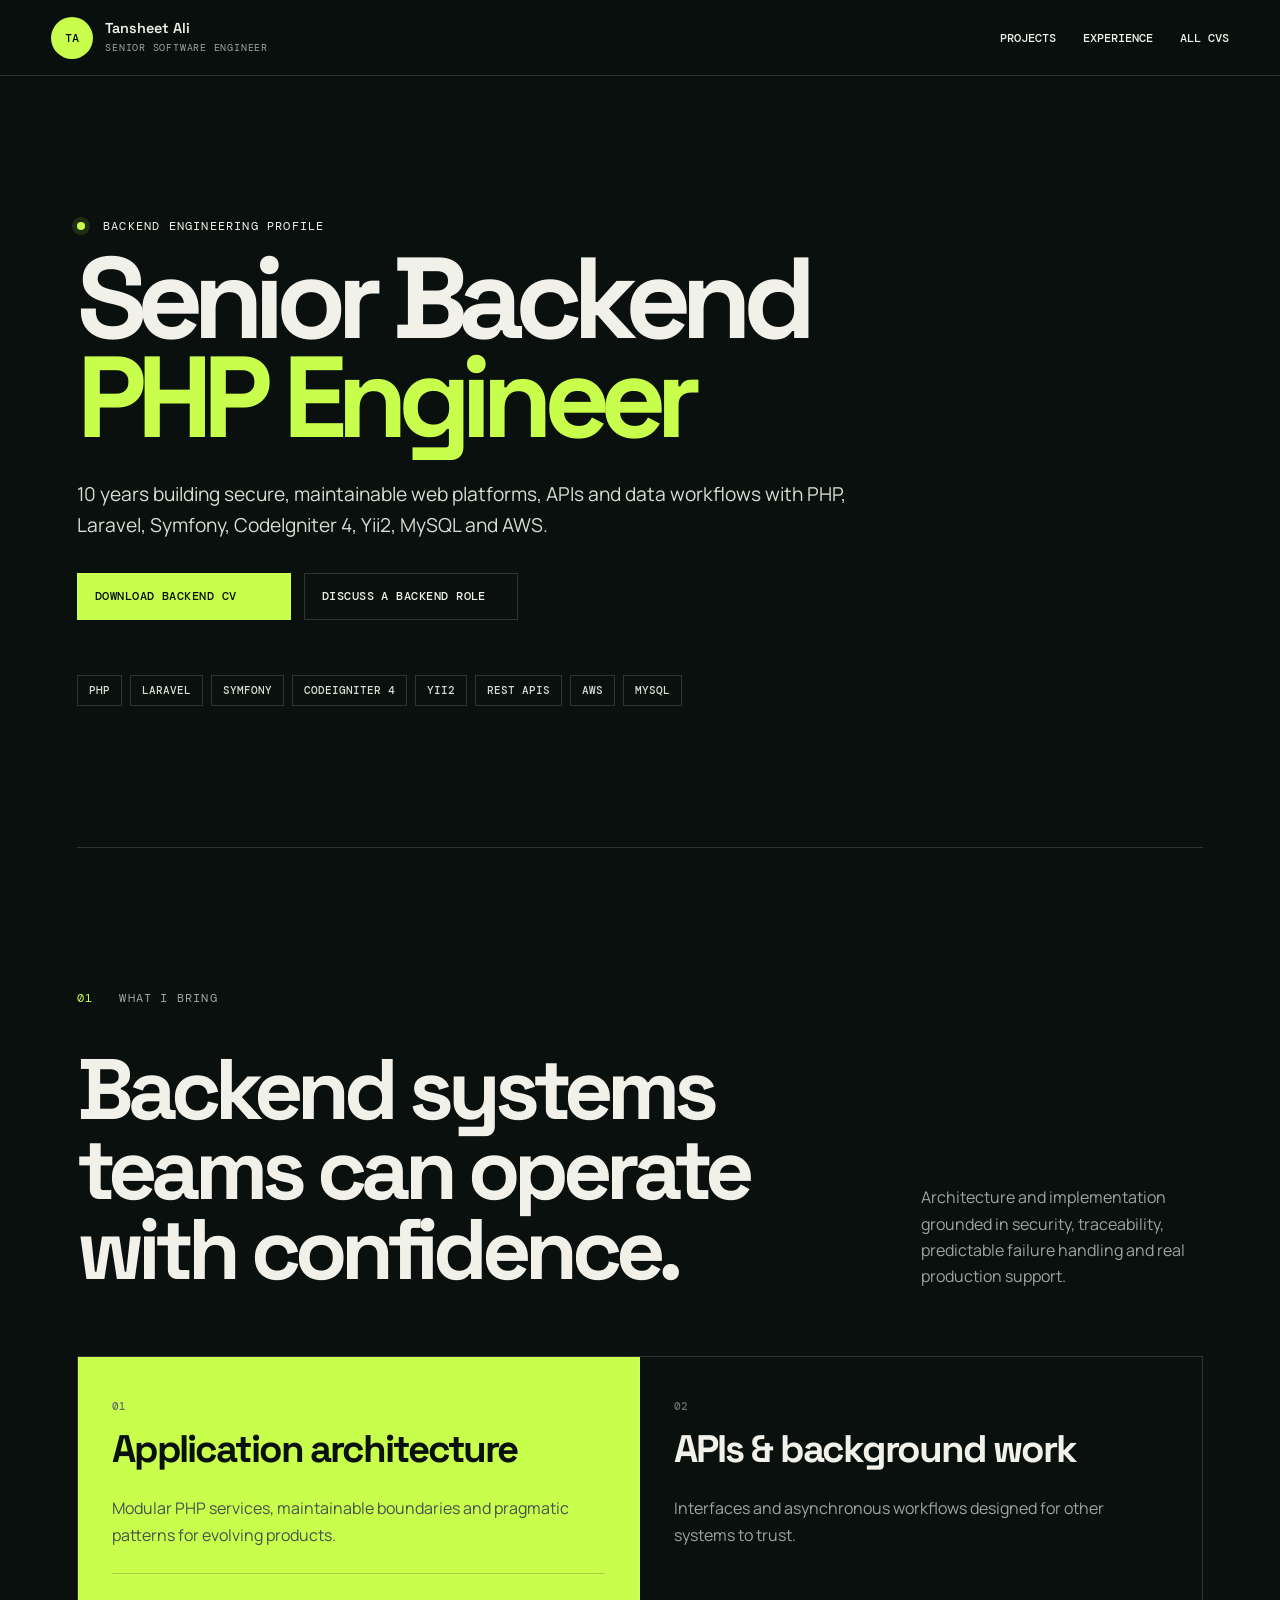
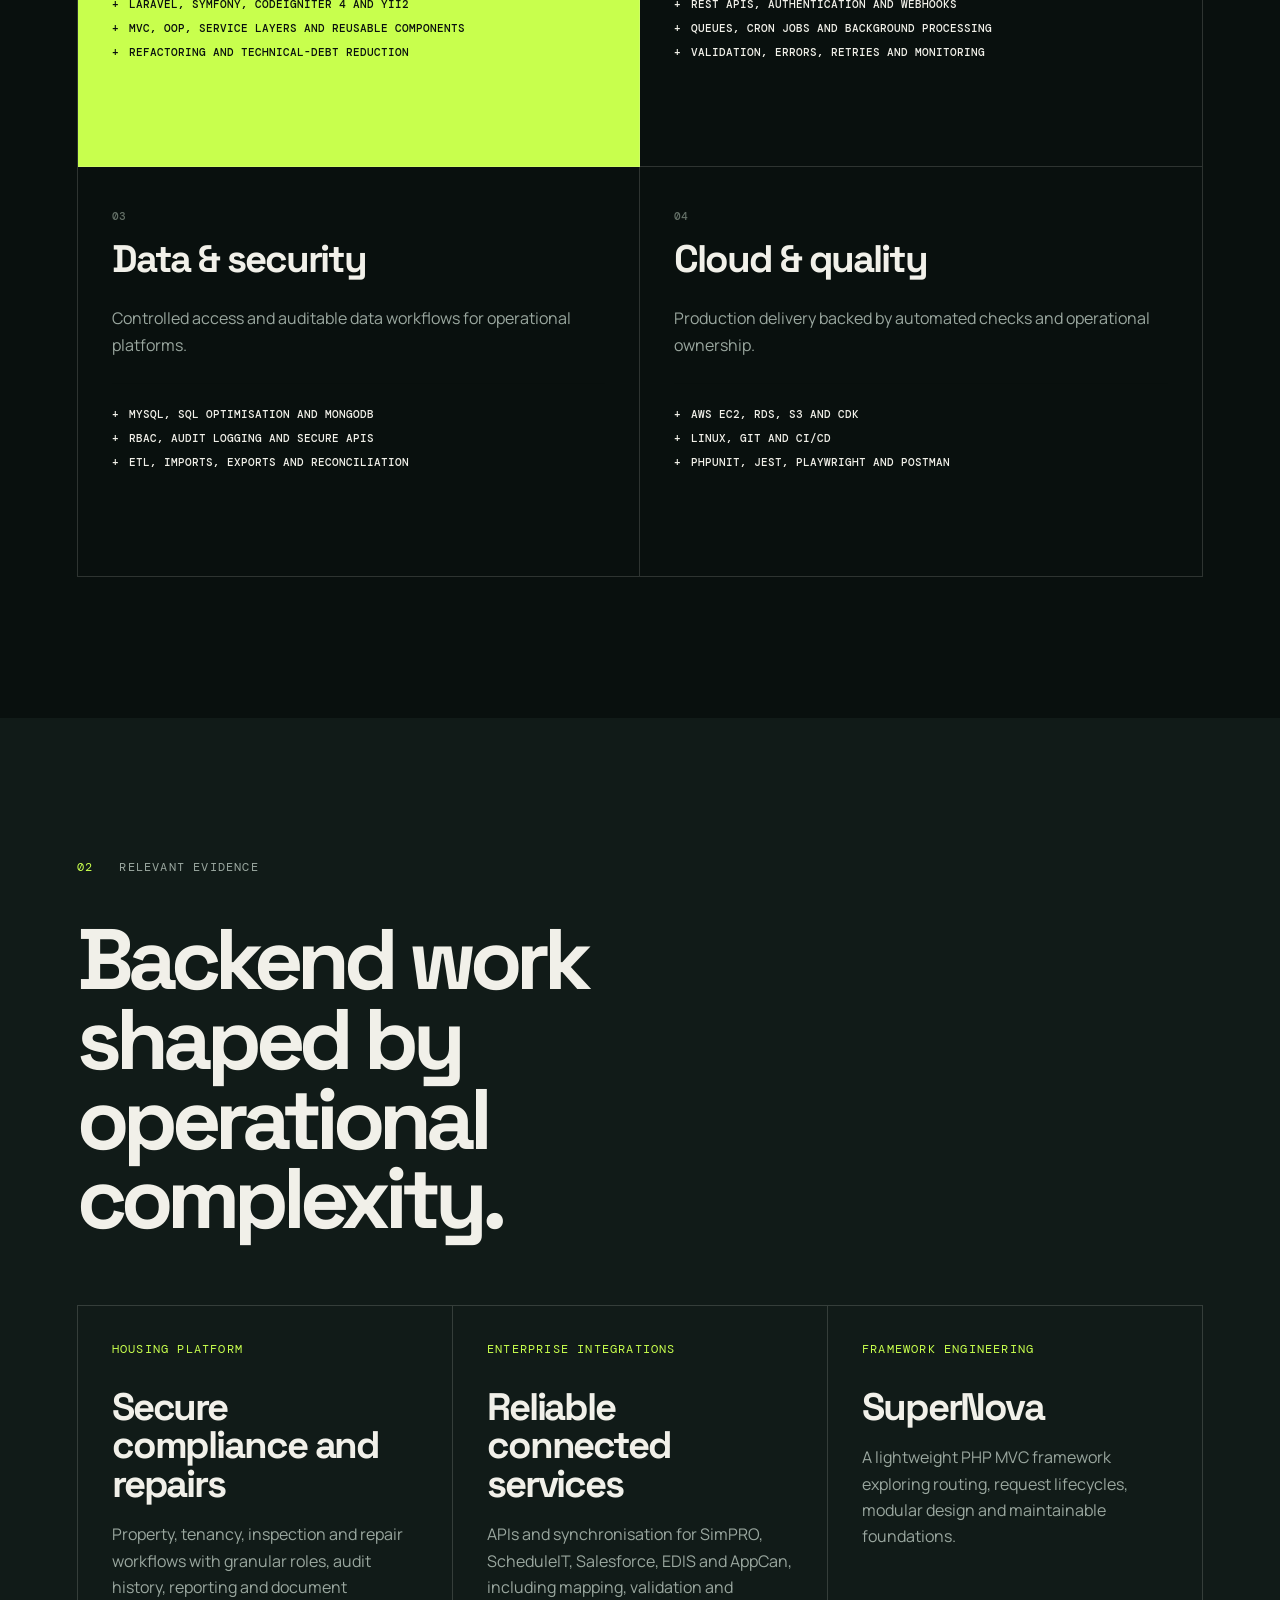
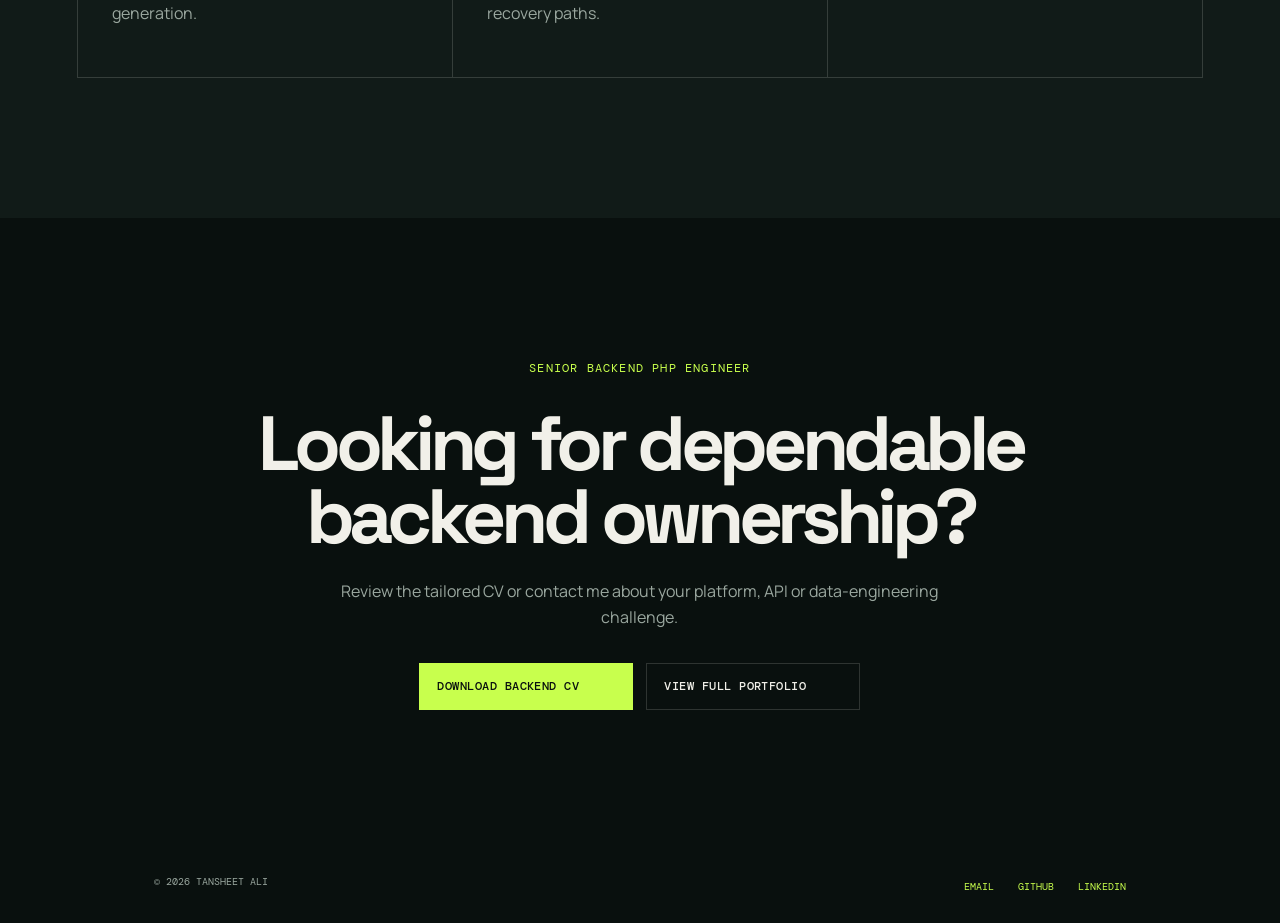
<file: senior-backend-php-engineer.html>
<!doctype html>
<html lang="en-GB">
<head>
  <meta charset="UTF-8"><meta name="viewport" content="width=device-width, initial-scale=1">
  <title>Senior Backend PHP Engineer | Tansheet Ali</title>
  <meta name="description" content="Senior Backend PHP Engineer in Essex, UK with 10 years of experience in Laravel, Symfony, CodeIgniter, Yii2, REST APIs, MySQL, AWS, queues and secure platforms.">
  <meta name="robots" content="index, follow, max-image-preview:large"><meta name="author" content="Tansheet Ali"><meta name="theme-color" content="#09100e">
  <link rel="canonical" href="https://tansheetalitaj.github.io/senior-backend-php-engineer.html">
  <meta property="og:type" content="profile"><meta property="og:title" content="Tansheet Ali | Senior Backend PHP Engineer"><meta property="og:description" content="10 years building secure PHP platforms, APIs, data workflows and AWS-backed services."><meta property="og:url" content="https://tansheetalitaj.github.io/senior-backend-php-engineer.html"><meta property="og:image" content="https://tansheetalitaj.github.io/assets/profile.png">
  <link rel="icon" type="image/png" href="assets/favicon.png"><link rel="preconnect" href="https://fonts.googleapis.com"><link rel="preconnect" href="https://fonts.gstatic.com" crossorigin><link href="https://fonts.googleapis.com/css2?family=DM+Mono:wght@400;500&amp;family=Manrope:wght@400;500;600;700&amp;family=Space+Grotesk:wght@500;600;700&amp;display=swap" rel="stylesheet"><link rel="stylesheet" href="style.css?v=4">
  <script type="application/ld+json">{"@context":"https://schema.org","@type":"ProfilePage","url":"https://tansheetalitaj.github.io/senior-backend-php-engineer.html","name":"Senior Backend PHP Engineer - Tansheet Ali","mainEntity":{"@type":"Person","name":"Tansheet Ali","jobTitle":"Senior Backend PHP Engineer","url":"https://tansheetalitaj.github.io/","knowsAbout":["PHP","Laravel","Symfony","CodeIgniter 4","Yii2","REST APIs","Webhooks","Queues","Cron jobs","MySQL","MongoDB","AWS","RBAC","Audit logging"]}}</script>
</head>
<body class="role-page">
  <a class="skip-link" href="#main-content">Skip to content</a>
  <header class="site-header"><a class="wordmark" href="index.html" aria-label="Tansheet Ali, home"><span class="wordmark-mark">TA</span><span class="wordmark-copy">Tansheet Ali<small>Senior software engineer</small></span></a><nav class="nav-links role-nav" aria-label="Primary navigation"><a href="index.html#work">Projects</a><a href="index.html#experience">Experience</a><a href="index.html#cv-downloads">All CVs</a></nav></header>
  <main id="main-content">
    <section class="role-hero page-shell"><p class="eyebrow"><span class="availability-dot" aria-hidden="true"></span> Backend engineering profile</p><h1>Senior Backend <em>PHP Engineer</em></h1><p class="hero-intro">10 years building secure, maintainable web platforms, APIs and data workflows with PHP, Laravel, Symfony, CodeIgniter 4, Yii2, MySQL and AWS.</p><div class="hero-actions"><a class="button button-primary" href="assets/Tansheet_Ali_Senior_Backend_PHP_Engineer_CV.pdf" download>Download backend CV</a><a class="button button-secondary" href="mailto:tansheetali@gmail.com?subject=Senior%20Backend%20PHP%20Engineer">Discuss a backend role</a></div><div class="role-keywords" aria-label="Primary backend skills"><span>PHP</span><span>Laravel</span><span>Symfony</span><span>CodeIgniter 4</span><span>Yii2</span><span>REST APIs</span><span>AWS</span><span>MySQL</span></div></section>
    <section class="page-shell section-pad"><div class="section-heading"><div><div class="section-index"><span>01</span> What I bring</div><h2>Backend systems teams can operate with confidence.</h2></div><p>Architecture and implementation grounded in security, traceability, predictable failure handling and real production support.</p></div><div class="service-grid"><article class="service-card service-card-featured"><span class="card-number">01</span><h3>Application architecture</h3><p>Modular PHP services, maintainable boundaries and pragmatic patterns for evolving products.</p><ul><li>Laravel, Symfony, CodeIgniter 4 and Yii2</li><li>MVC, OOP, service layers and reusable components</li><li>Refactoring and technical-debt reduction</li></ul></article><article class="service-card"><span class="card-number">02</span><h3>APIs &amp; background work</h3><p>Interfaces and asynchronous workflows designed for other systems to trust.</p><ul><li>REST APIs, authentication and webhooks</li><li>Queues, cron jobs and background processing</li><li>Validation, errors, retries and monitoring</li></ul></article><article class="service-card"><span class="card-number">03</span><h3>Data &amp; security</h3><p>Controlled access and auditable data workflows for operational platforms.</p><ul><li>MySQL, SQL optimisation and MongoDB</li><li>RBAC, audit logging and secure APIs</li><li>ETL, imports, exports and reconciliation</li></ul></article><article class="service-card"><span class="card-number">04</span><h3>Cloud &amp; quality</h3><p>Production delivery backed by automated checks and operational ownership.</p><ul><li>AWS EC2, RDS, S3 and CDK</li><li>Linux, Git and CI/CD</li><li>PHPUnit, Jest, Playwright and Postman</li></ul></article></div></section>
    <section class="role-evidence section-pad"><div class="page-shell"><div class="section-heading"><div><div class="section-index"><span>02</span> Relevant evidence</div><h2>Backend work shaped by operational complexity.</h2></div></div><div class="evidence-grid"><article><p class="mono-label">Housing platform</p><h3>Secure compliance and repairs</h3><p>Property, tenancy, inspection and repair workflows with granular roles, audit history, reporting and document generation.</p></article><article><p class="mono-label">Enterprise integrations</p><h3>Reliable connected services</h3><p>APIs and synchronisation for SimPRO, ScheduleIT, Salesforce, EDIS and AppCan, including mapping, validation and recovery paths.</p></article><article><p class="mono-label">Framework engineering</p><h3>SuperNova</h3><p>A lightweight PHP MVC framework exploring routing, request lifecycles, modular design and maintainable foundations.</p></article></div></div></section>
    <section class="role-cta page-shell section-pad"><p class="mono-label">Senior Backend PHP Engineer</p><h2>Looking for dependable backend ownership?</h2><p>Review the tailored CV or contact me about your platform, API or data-engineering challenge.</p><div class="hero-actions"><a class="button button-primary" href="assets/Tansheet_Ali_Senior_Backend_PHP_Engineer_CV.pdf" download>Download backend CV</a><a class="button button-secondary" href="index.html">View full portfolio</a></div></section>
  </main>
  <footer class="site-footer page-shell"><p>© <span id="year">2026</span> Tansheet Ali</p><div class="footer-links"><a href="mailto:tansheetali@gmail.com">Email</a><a href="https://github.com/tansheetalitaj" target="_blank" rel="noopener">GitHub</a><a href="https://www.linkedin.com/in/tansheetalitaj/" target="_blank" rel="noopener">LinkedIn</a></div></footer><script src="script.js"></script>
</body>
</html>
</file>
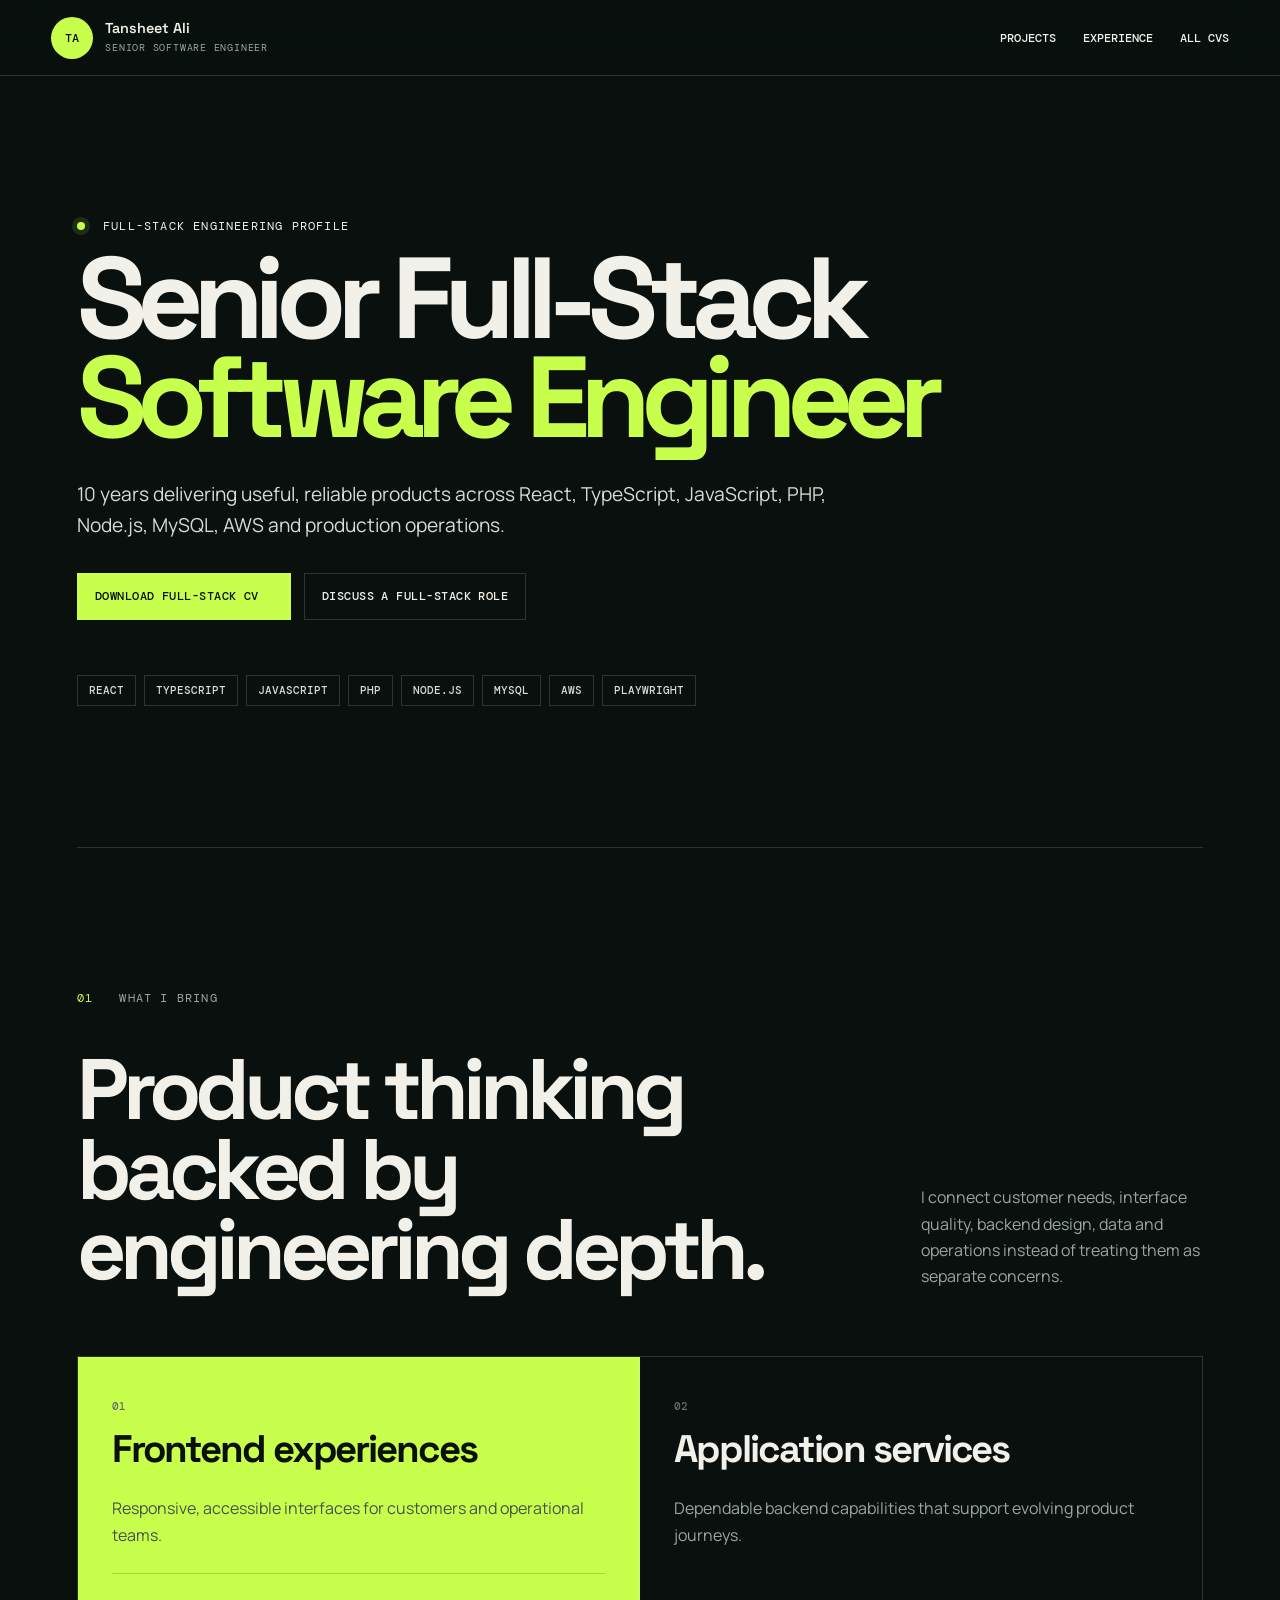
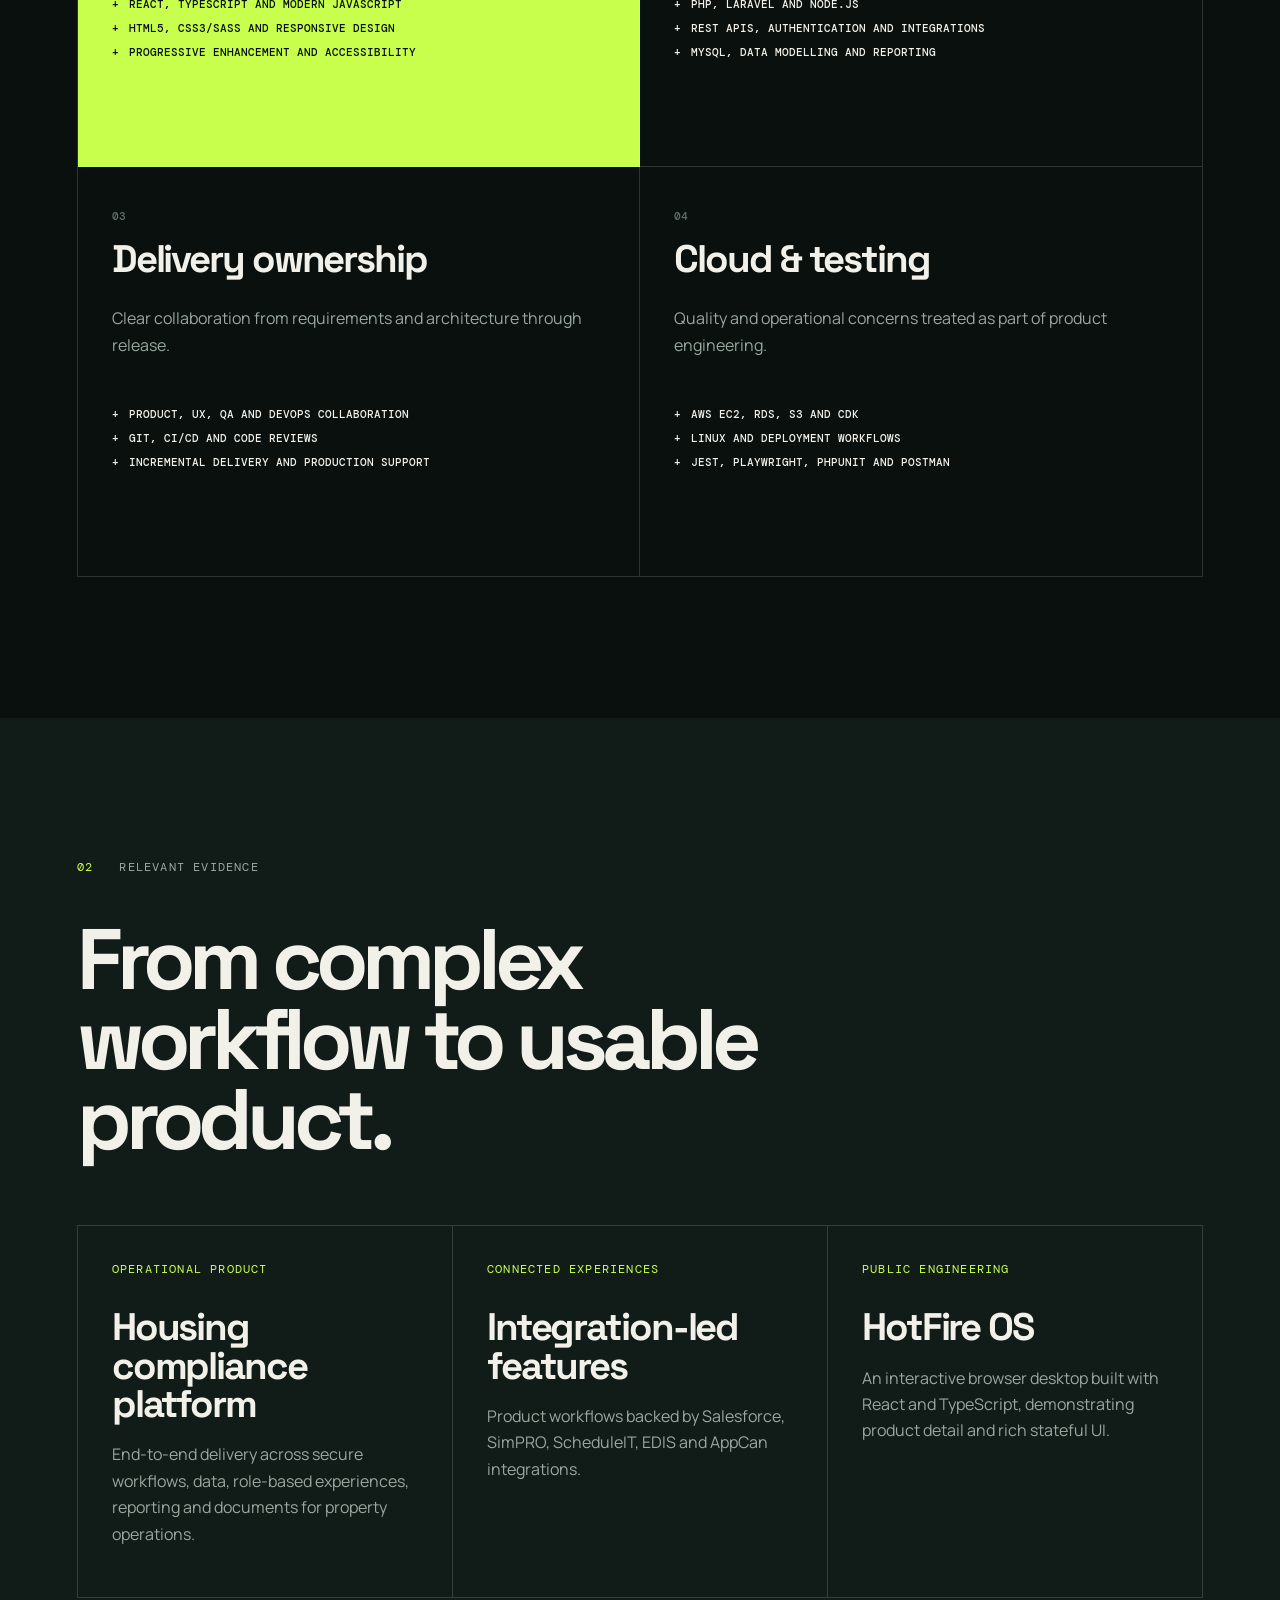
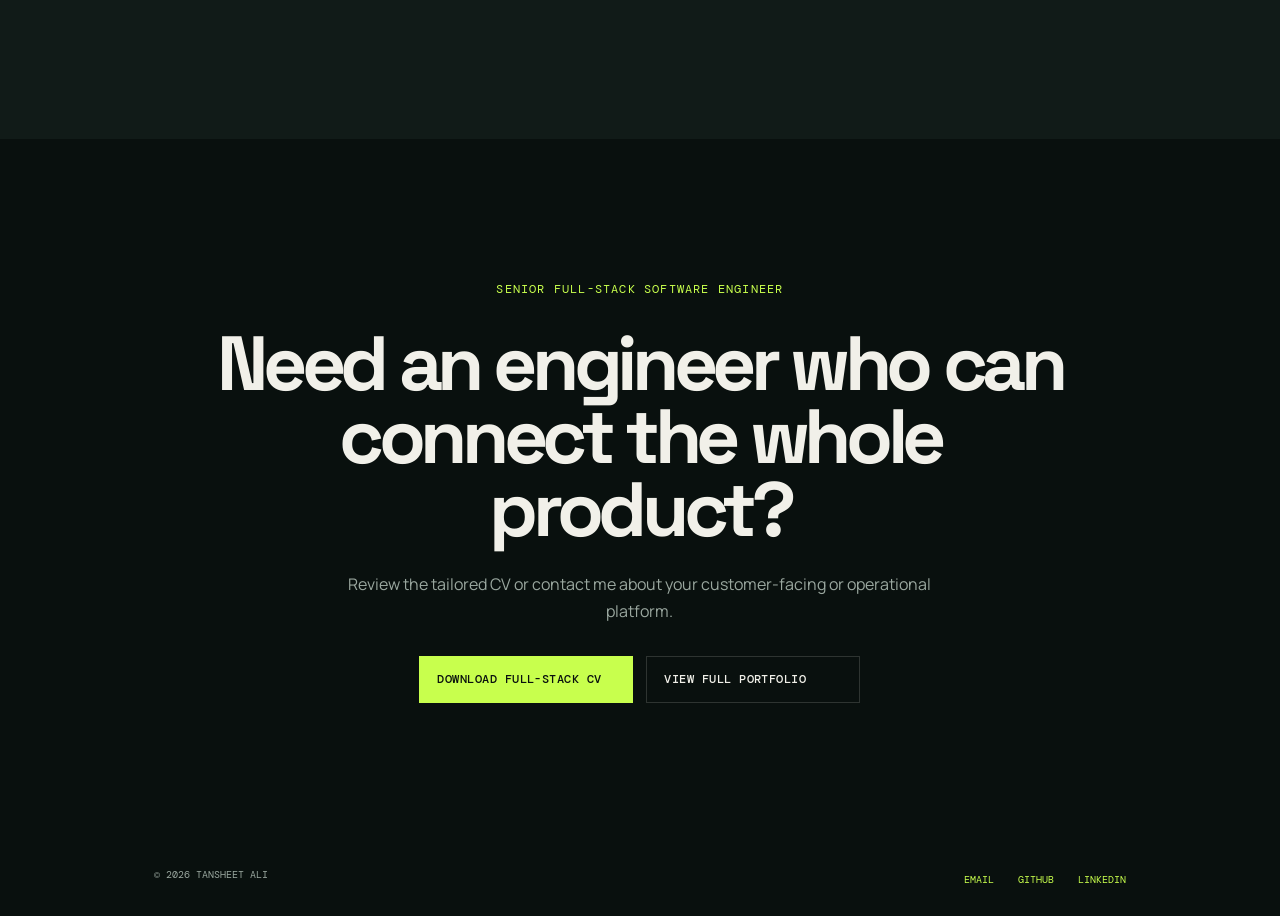
<file: senior-full-stack-engineer.html>
<!doctype html>
<html lang="en-GB">
<head>
  <meta charset="UTF-8"><meta name="viewport" content="width=device-width, initial-scale=1">
  <title>Senior Full-Stack Software Engineer | Tansheet Ali</title>
  <meta name="description" content="Senior Full-Stack Software Engineer in Essex, UK with 10 years of experience in React, TypeScript, PHP, Node.js, MySQL, AWS and customer-facing web platforms.">
  <meta name="robots" content="index, follow, max-image-preview:large"><meta name="author" content="Tansheet Ali"><meta name="theme-color" content="#09100e">
  <link rel="canonical" href="https://tansheetalitaj.github.io/senior-full-stack-engineer.html">
  <meta property="og:type" content="profile"><meta property="og:title" content="Tansheet Ali | Senior Full-Stack Software Engineer"><meta property="og:description" content="10 years delivering customer-facing products across React, TypeScript, PHP, Node.js, data and AWS."><meta property="og:url" content="https://tansheetalitaj.github.io/senior-full-stack-engineer.html"><meta property="og:image" content="https://tansheetalitaj.github.io/assets/profile.png">
  <link rel="icon" type="image/png" href="assets/favicon.png"><link rel="preconnect" href="https://fonts.googleapis.com"><link rel="preconnect" href="https://fonts.gstatic.com" crossorigin><link href="https://fonts.googleapis.com/css2?family=DM+Mono:wght@400;500&amp;family=Manrope:wght@400;500;600;700&amp;family=Space+Grotesk:wght@500;600;700&amp;display=swap" rel="stylesheet"><link rel="stylesheet" href="style.css?v=4">
  <script type="application/ld+json">{"@context":"https://schema.org","@type":"ProfilePage","url":"https://tansheetalitaj.github.io/senior-full-stack-engineer.html","name":"Senior Full-Stack Software Engineer - Tansheet Ali","mainEntity":{"@type":"Person","name":"Tansheet Ali","jobTitle":"Senior Full-Stack Software Engineer","url":"https://tansheetalitaj.github.io/","knowsAbout":["React","TypeScript","JavaScript","PHP","Laravel","Node.js","REST APIs","MySQL","AWS","HTML5","CSS3","Playwright","Jest"]}}</script>
</head>
<body class="role-page">
  <a class="skip-link" href="#main-content">Skip to content</a>
  <header class="site-header"><a class="wordmark" href="index.html" aria-label="Tansheet Ali, home"><span class="wordmark-mark">TA</span><span class="wordmark-copy">Tansheet Ali<small>Senior software engineer</small></span></a><nav class="nav-links role-nav" aria-label="Primary navigation"><a href="index.html#work">Projects</a><a href="index.html#experience">Experience</a><a href="index.html#cv-downloads">All CVs</a></nav></header>
  <main id="main-content">
    <section class="role-hero page-shell"><p class="eyebrow"><span class="availability-dot" aria-hidden="true"></span> Full-stack engineering profile</p><h1>Senior Full-Stack <em>Software Engineer</em></h1><p class="hero-intro">10 years delivering useful, reliable products across React, TypeScript, JavaScript, PHP, Node.js, MySQL, AWS and production operations.</p><div class="hero-actions"><a class="button button-primary" href="assets/Tansheet_Ali_Senior_Full_Stack_Engineer_CV.pdf" download>Download full-stack CV</a><a class="button button-secondary" href="mailto:tansheetali@gmail.com?subject=Senior%20Full-Stack%20Software%20Engineer">Discuss a full-stack role</a></div><div class="role-keywords" aria-label="Primary full-stack skills"><span>React</span><span>TypeScript</span><span>JavaScript</span><span>PHP</span><span>Node.js</span><span>MySQL</span><span>AWS</span><span>Playwright</span></div></section>
    <section class="page-shell section-pad"><div class="section-heading"><div><div class="section-index"><span>01</span> What I bring</div><h2>Product thinking backed by engineering depth.</h2></div><p>I connect customer needs, interface quality, backend design, data and operations instead of treating them as separate concerns.</p></div><div class="service-grid"><article class="service-card service-card-featured"><span class="card-number">01</span><h3>Frontend experiences</h3><p>Responsive, accessible interfaces for customers and operational teams.</p><ul><li>React, TypeScript and modern JavaScript</li><li>HTML5, CSS3/Sass and responsive design</li><li>Progressive enhancement and accessibility</li></ul></article><article class="service-card"><span class="card-number">02</span><h3>Application services</h3><p>Dependable backend capabilities that support evolving product journeys.</p><ul><li>PHP, Laravel and Node.js</li><li>REST APIs, authentication and integrations</li><li>MySQL, data modelling and reporting</li></ul></article><article class="service-card"><span class="card-number">03</span><h3>Delivery ownership</h3><p>Clear collaboration from requirements and architecture through release.</p><ul><li>Product, UX, QA and DevOps collaboration</li><li>Git, CI/CD and code reviews</li><li>Incremental delivery and production support</li></ul></article><article class="service-card"><span class="card-number">04</span><h3>Cloud &amp; testing</h3><p>Quality and operational concerns treated as part of product engineering.</p><ul><li>AWS EC2, RDS, S3 and CDK</li><li>Linux and deployment workflows</li><li>Jest, Playwright, PHPUnit and Postman</li></ul></article></div></section>
    <section class="role-evidence section-pad"><div class="page-shell"><div class="section-heading"><div><div class="section-index"><span>02</span> Relevant evidence</div><h2>From complex workflow to usable product.</h2></div></div><div class="evidence-grid"><article><p class="mono-label">Operational product</p><h3>Housing compliance platform</h3><p>End-to-end delivery across secure workflows, data, role-based experiences, reporting and documents for property operations.</p></article><article><p class="mono-label">Connected experiences</p><h3>Integration-led features</h3><p>Product workflows backed by Salesforce, SimPRO, ScheduleIT, EDIS and AppCan integrations.</p></article><article><p class="mono-label">Public engineering</p><h3>HotFire OS</h3><p>An interactive browser desktop built with React and TypeScript, demonstrating product detail and rich stateful UI.</p></article></div></div></section>
    <section class="role-cta page-shell section-pad"><p class="mono-label">Senior Full-Stack Software Engineer</p><h2>Need an engineer who can connect the whole product?</h2><p>Review the tailored CV or contact me about your customer-facing or operational platform.</p><div class="hero-actions"><a class="button button-primary" href="assets/Tansheet_Ali_Senior_Full_Stack_Engineer_CV.pdf" download>Download full-stack CV</a><a class="button button-secondary" href="index.html">View full portfolio</a></div></section>
  </main>
  <footer class="site-footer page-shell"><p>© <span id="year">2026</span> Tansheet Ali</p><div class="footer-links"><a href="mailto:tansheetali@gmail.com">Email</a><a href="https://github.com/tansheetalitaj" target="_blank" rel="noopener">GitHub</a><a href="https://www.linkedin.com/in/tansheetalitaj/" target="_blank" rel="noopener">LinkedIn</a></div></footer><script src="script.js"></script>
</body>
</html>
</file>
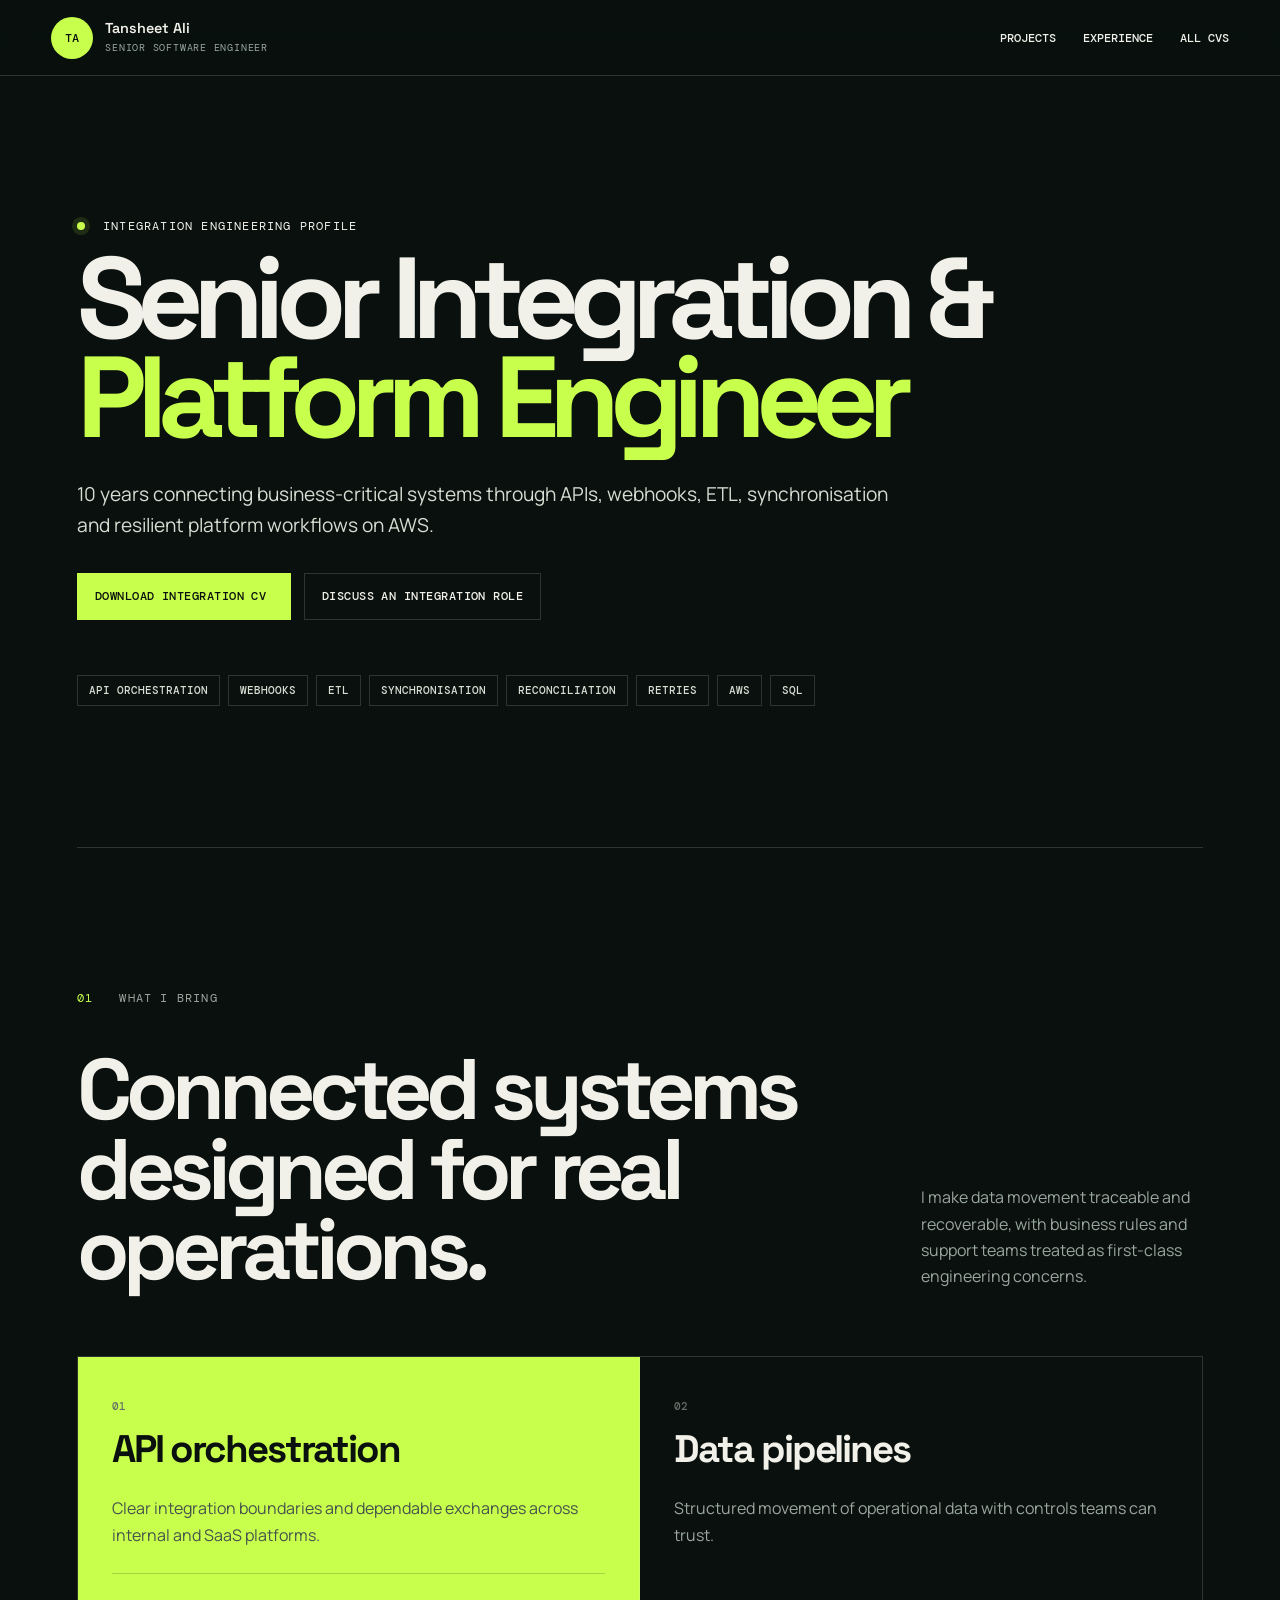
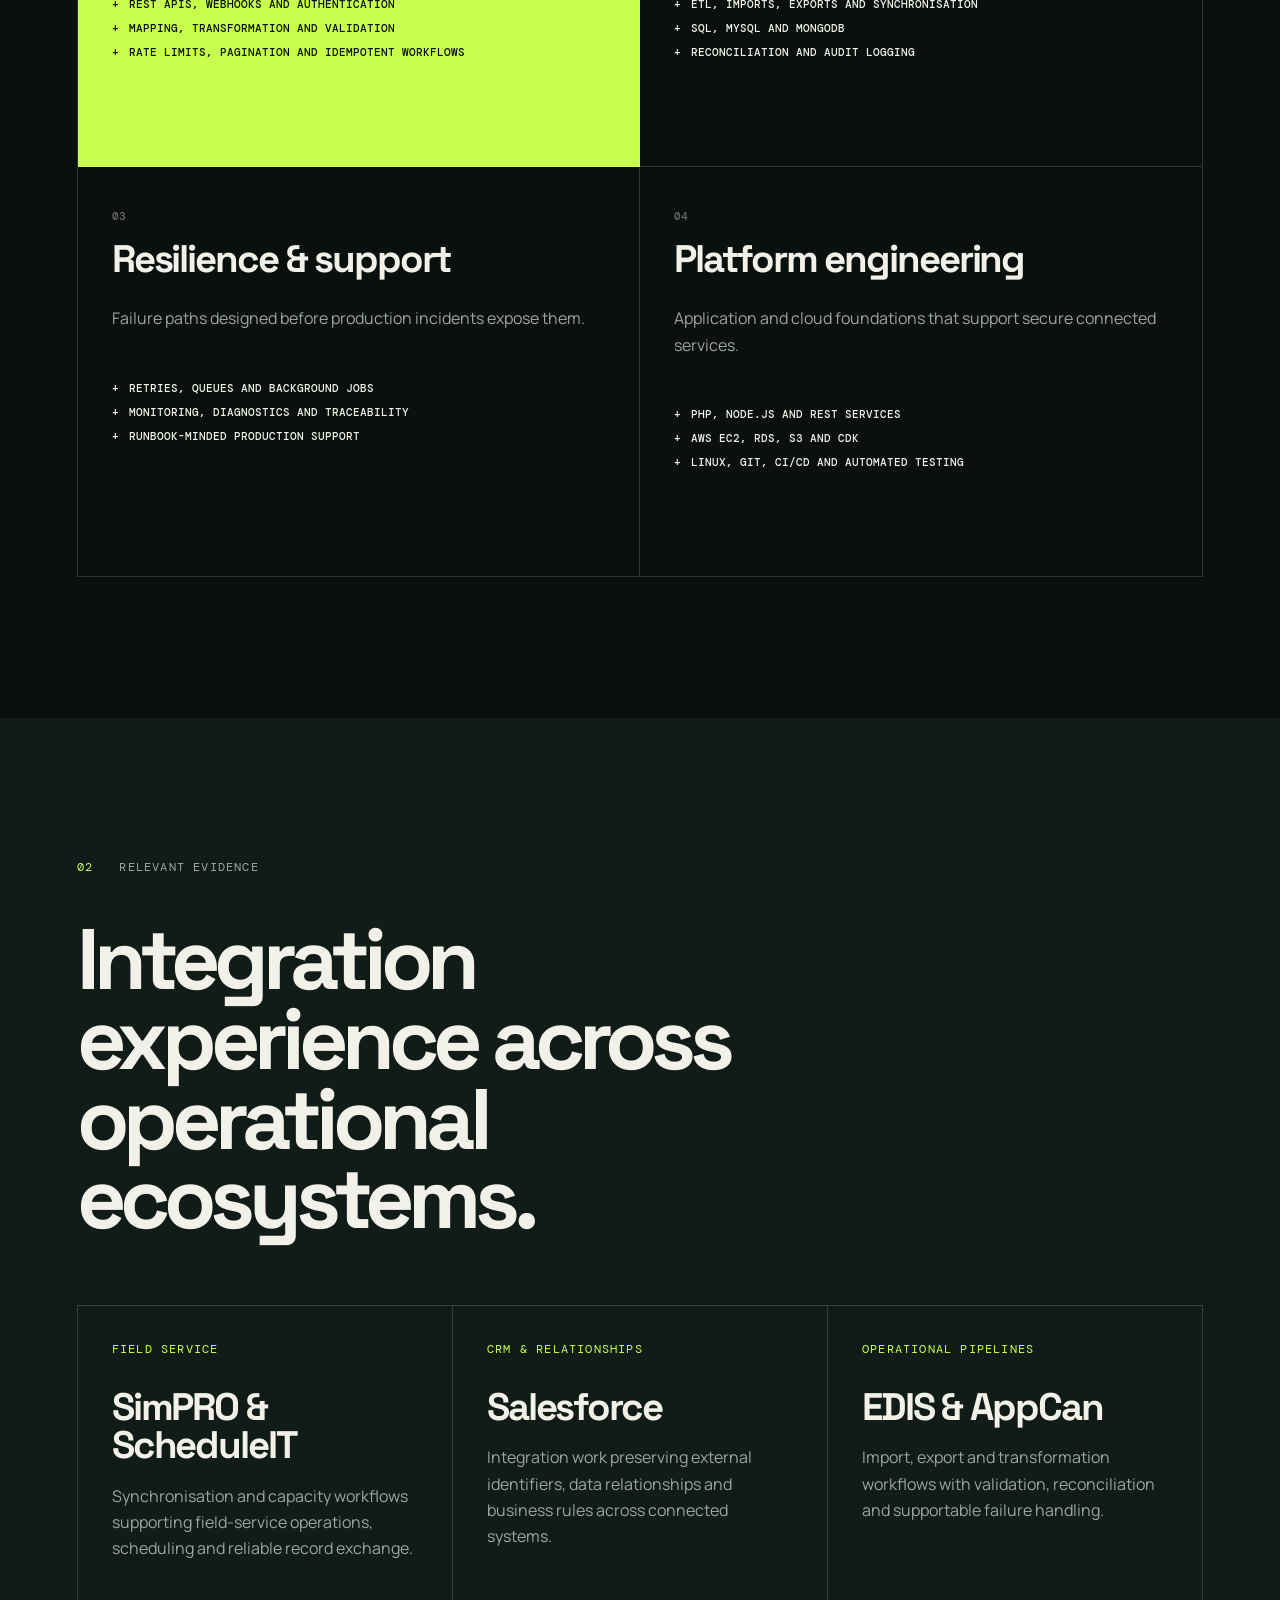
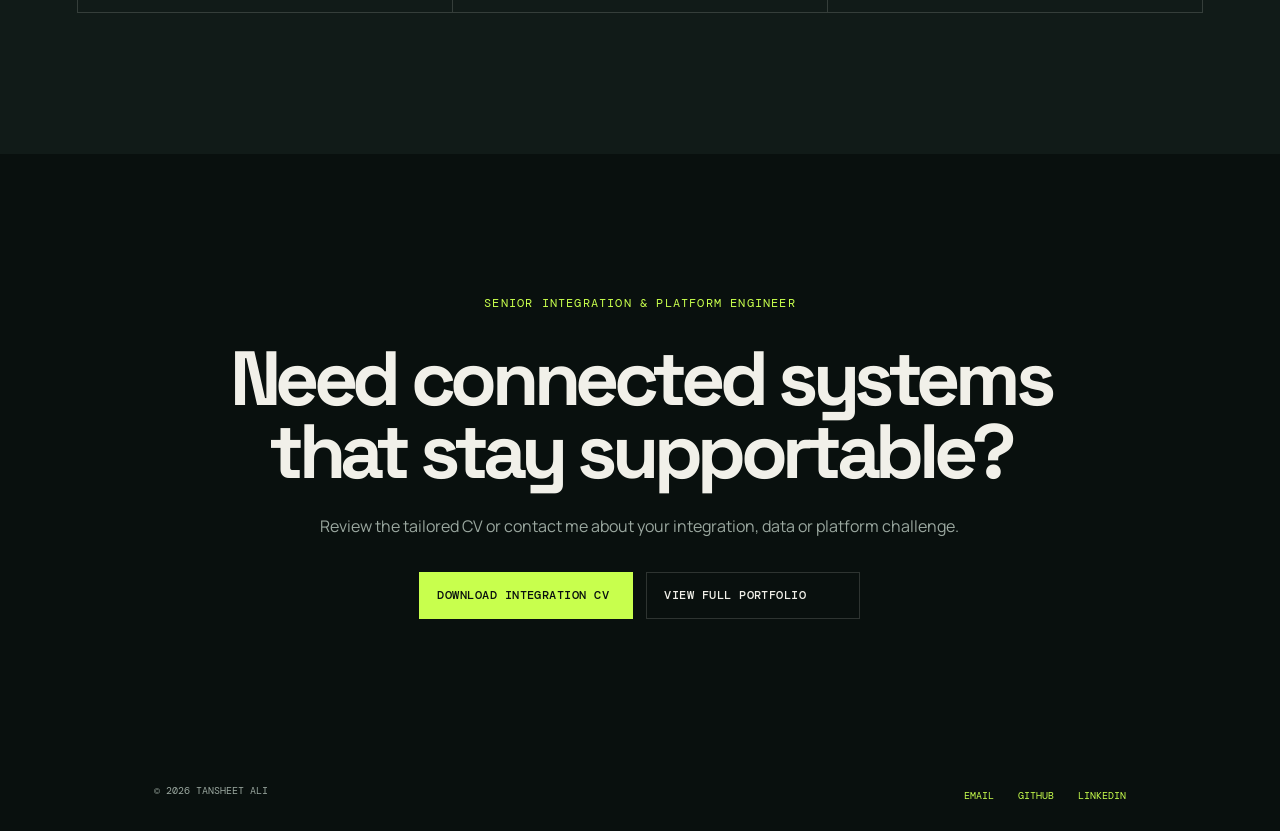
<file: senior-integration-platform-engineer.html>
<!doctype html>
<html lang="en-GB">
<head>
  <meta charset="UTF-8"><meta name="viewport" content="width=device-width, initial-scale=1">
  <title>Senior Integration &amp; Platform Engineer | Tansheet Ali</title>
  <meta name="description" content="Senior Integration and Platform Engineer in Essex, UK with 10 years of experience in APIs, webhooks, ETL, synchronisation, AWS and enterprise system integrations.">
  <meta name="robots" content="index, follow, max-image-preview:large"><meta name="author" content="Tansheet Ali"><meta name="theme-color" content="#09100e">
  <link rel="canonical" href="https://tansheetalitaj.github.io/senior-integration-platform-engineer.html">
  <meta property="og:type" content="profile"><meta property="og:title" content="Tansheet Ali | Senior Integration &amp; Platform Engineer"><meta property="og:description" content="10 years connecting business-critical systems through APIs, ETL, synchronisation and resilient data workflows."><meta property="og:url" content="https://tansheetalitaj.github.io/senior-integration-platform-engineer.html"><meta property="og:image" content="https://tansheetalitaj.github.io/assets/profile.png">
  <link rel="icon" type="image/png" href="assets/favicon.png"><link rel="preconnect" href="https://fonts.googleapis.com"><link rel="preconnect" href="https://fonts.gstatic.com" crossorigin><link href="https://fonts.googleapis.com/css2?family=DM+Mono:wght@400;500&amp;family=Manrope:wght@400;500;600;700&amp;family=Space+Grotesk:wght@500;600;700&amp;display=swap" rel="stylesheet"><link rel="stylesheet" href="style.css?v=4">
  <script type="application/ld+json">{"@context":"https://schema.org","@type":"ProfilePage","url":"https://tansheetalitaj.github.io/senior-integration-platform-engineer.html","name":"Senior Integration and Platform Engineer - Tansheet Ali","mainEntity":{"@type":"Person","name":"Tansheet Ali","jobTitle":"Senior Integration and Platform Engineer","url":"https://tansheetalitaj.github.io/","knowsAbout":["API orchestration","REST APIs","Webhooks","ETL","Data synchronisation","Data transformation","Validation","Reconciliation","Retries","AWS","Salesforce","SimPRO","ScheduleIT","EDIS","AppCan"]}}</script>
</head>
<body class="role-page">
  <a class="skip-link" href="#main-content">Skip to content</a>
  <header class="site-header"><a class="wordmark" href="index.html" aria-label="Tansheet Ali, home"><span class="wordmark-mark">TA</span><span class="wordmark-copy">Tansheet Ali<small>Senior software engineer</small></span></a><nav class="nav-links role-nav" aria-label="Primary navigation"><a href="index.html#work">Projects</a><a href="index.html#experience">Experience</a><a href="index.html#cv-downloads">All CVs</a></nav></header>
  <main id="main-content">
    <section class="role-hero page-shell"><p class="eyebrow"><span class="availability-dot" aria-hidden="true"></span> Integration engineering profile</p><h1>Senior Integration &amp; <em>Platform Engineer</em></h1><p class="hero-intro">10 years connecting business-critical systems through APIs, webhooks, ETL, synchronisation and resilient platform workflows on AWS.</p><div class="hero-actions"><a class="button button-primary" href="assets/Tansheet_Ali_Senior_Integration_Platform_Engineer_CV.pdf" download>Download integration CV</a><a class="button button-secondary" href="mailto:tansheetali@gmail.com?subject=Senior%20Integration%20and%20Platform%20Engineer">Discuss an integration role</a></div><div class="role-keywords" aria-label="Primary integration skills"><span>API orchestration</span><span>Webhooks</span><span>ETL</span><span>Synchronisation</span><span>Reconciliation</span><span>Retries</span><span>AWS</span><span>SQL</span></div></section>
    <section class="page-shell section-pad"><div class="section-heading"><div><div class="section-index"><span>01</span> What I bring</div><h2>Connected systems designed for real operations.</h2></div><p>I make data movement traceable and recoverable, with business rules and support teams treated as first-class engineering concerns.</p></div><div class="service-grid"><article class="service-card service-card-featured"><span class="card-number">01</span><h3>API orchestration</h3><p>Clear integration boundaries and dependable exchanges across internal and SaaS platforms.</p><ul><li>REST APIs, webhooks and authentication</li><li>Mapping, transformation and validation</li><li>Rate limits, pagination and idempotent workflows</li></ul></article><article class="service-card"><span class="card-number">02</span><h3>Data pipelines</h3><p>Structured movement of operational data with controls teams can trust.</p><ul><li>ETL, imports, exports and synchronisation</li><li>SQL, MySQL and MongoDB</li><li>Reconciliation and audit logging</li></ul></article><article class="service-card"><span class="card-number">03</span><h3>Resilience &amp; support</h3><p>Failure paths designed before production incidents expose them.</p><ul><li>Retries, queues and background jobs</li><li>Monitoring, diagnostics and traceability</li><li>Runbook-minded production support</li></ul></article><article class="service-card"><span class="card-number">04</span><h3>Platform engineering</h3><p>Application and cloud foundations that support secure connected services.</p><ul><li>PHP, Node.js and REST services</li><li>AWS EC2, RDS, S3 and CDK</li><li>Linux, Git, CI/CD and automated testing</li></ul></article></div></section>
    <section class="role-evidence section-pad"><div class="page-shell"><div class="section-heading"><div><div class="section-index"><span>02</span> Relevant evidence</div><h2>Integration experience across operational ecosystems.</h2></div></div><div class="evidence-grid"><article><p class="mono-label">Field service</p><h3>SimPRO &amp; ScheduleIT</h3><p>Synchronisation and capacity workflows supporting field-service operations, scheduling and reliable record exchange.</p></article><article><p class="mono-label">CRM &amp; relationships</p><h3>Salesforce</h3><p>Integration work preserving external identifiers, data relationships and business rules across connected systems.</p></article><article><p class="mono-label">Operational pipelines</p><h3>EDIS &amp; AppCan</h3><p>Import, export and transformation workflows with validation, reconciliation and supportable failure handling.</p></article></div></div></section>
    <section class="role-cta page-shell section-pad"><p class="mono-label">Senior Integration &amp; Platform Engineer</p><h2>Need connected systems that stay supportable?</h2><p>Review the tailored CV or contact me about your integration, data or platform challenge.</p><div class="hero-actions"><a class="button button-primary" href="assets/Tansheet_Ali_Senior_Integration_Platform_Engineer_CV.pdf" download>Download integration CV</a><a class="button button-secondary" href="index.html">View full portfolio</a></div></section>
  </main>
  <footer class="site-footer page-shell"><p>© <span id="year">2026</span> Tansheet Ali</p><div class="footer-links"><a href="mailto:tansheetali@gmail.com">Email</a><a href="https://github.com/tansheetalitaj" target="_blank" rel="noopener">GitHub</a><a href="https://www.linkedin.com/in/tansheetalitaj/" target="_blank" rel="noopener">LinkedIn</a></div></footer><script src="script.js"></script>
</body>
</html>
</file>
<file: style.css>
:root {
  --ink:#09100e; --ink-soft:#111b18; --surface:#16221e; --paper:#f1f0e9; --paper-soft:#d8ddd3;
  --muted:#9aa79f; --line:rgba(241,240,233,.16); --line-dark:rgba(9,16,14,.18);
  --signal:#c8ff4d; --aqua:#8cebd2; --max:1240px;
  --display:"Space Grotesk",sans-serif; --body:"Manrope",sans-serif; --mono:"DM Mono",monospace;
}
*,*::before,*::after{box-sizing:border-box}
html{scroll-behavior:smooth;scroll-padding-top:88px}
body{margin:0;background:var(--ink);color:var(--paper);font-family:var(--body);font-size:1rem;line-height:1.65;overflow-x:hidden}
body::before{content:"";position:fixed;inset:0;z-index:-1;pointer-events:none;opacity:.1;background-image:linear-gradient(rgba(200,255,77,.12) 1px,transparent 1px),linear-gradient(90deg,rgba(200,255,77,.12) 1px,transparent 1px);background-size:64px 64px;mask-image:linear-gradient(to bottom,#000 0%,transparent 72%)}
img{display:block;max-width:100%} a{color:inherit;text-decoration:none} button{color:inherit;font:inherit}
h1,h2,h3,p{margin-top:0} h1,h2,h3{font-family:var(--display)}
.skip-link{position:fixed;top:10px;left:10px;z-index:100;padding:10px 14px;background:var(--signal);color:var(--ink);transform:translateY(-180%);transition:transform .2s}.skip-link:focus{transform:translateY(0)}
.page-shell{width:min(var(--max),88vw);margin-inline:auto}.section-pad{padding-block:clamp(92px,11vw,150px)}
.eyebrow,.section-index,.mono-label{font-family:var(--mono);font-size:.75rem;letter-spacing:.1em;text-transform:uppercase}
.section-index{margin-bottom:42px;color:var(--muted)}.section-index span{margin-right:18px;color:var(--signal)}
.section-heading{display:grid;grid-template-columns:minmax(0,1fr) minmax(260px,.38fr);gap:8vw;align-items:end;margin-bottom:66px}
.section-heading h2{max-width:820px;margin:0;font-size:clamp(3rem,6.7vw,6.4rem);line-height:.93;letter-spacing:-.07em}.section-heading>p{margin:0;color:var(--muted)}
.site-header{position:sticky;top:0;z-index:20;min-height:76px;padding:14px max(4vw,24px);display:flex;align-items:center;justify-content:space-between;background:rgba(9,16,14,.88);border-bottom:1px solid var(--line);backdrop-filter:blur(18px)}
.wordmark{display:inline-flex;align-items:center;gap:12px}.wordmark-mark{display:grid;place-items:center;width:42px;height:42px;background:var(--signal);color:var(--ink);border-radius:50%;font:500 .75rem var(--mono)}
.wordmark-copy{font:600 .9rem var(--display);line-height:1.05}.wordmark-copy small{display:block;margin-top:4px;color:var(--muted);font:400 .61rem var(--mono);text-transform:uppercase;letter-spacing:.08em}
.nav-links{display:flex;align-items:center;gap:27px;font:500 .73rem var(--mono);text-transform:uppercase}.nav-links a{transition:color .2s}.nav-links a:hover,.nav-links a:focus-visible{color:var(--signal)}
.nav-resume{padding:10px 14px;border:1px solid var(--signal);color:var(--signal)}.menu-toggle{display:none;background:transparent;border:0;text-transform:uppercase;font:500 .75rem var(--mono);cursor:pointer}.menu-toggle b{margin-left:8px;color:var(--signal);font-size:1.2rem}
.hero{min-height:calc(100vh - 76px);padding-top:clamp(54px,8vw,112px);position:relative;overflow:hidden}
.hero::after{content:"";position:absolute;width:650px;height:650px;top:-260px;right:-220px;border:1px solid rgba(140,235,210,.22);border-radius:50%;box-shadow:0 0 0 90px rgba(140,235,210,.025),0 0 0 180px rgba(140,235,210,.018);pointer-events:none}
.hero-grid{display:grid;grid-template-columns:minmax(0,1.25fr) minmax(310px,.62fr);gap:7vw;align-items:center}.hero-copy{padding-bottom:70px}.hero .eyebrow{margin-bottom:28px;color:var(--paper-soft)}
.availability-dot{display:inline-block;width:8px;height:8px;margin-right:10px;border-radius:50%;background:var(--signal);box-shadow:0 0 0 5px rgba(200,255,77,.12)}
.hero h1{max-width:900px;margin-bottom:30px;font-size:clamp(4rem,8.5vw,8.6rem);line-height:.84;letter-spacing:-.085em}.hero h1 em{display:block;color:var(--signal);font-style:normal}
.hero-intro{max-width:690px;margin-bottom:31px;color:var(--paper-soft);font-size:clamp(1.02rem,1.5vw,1.2rem)}.hero-actions{display:flex;flex-wrap:wrap;gap:13px}
.button{display:inline-flex;justify-content:space-between;align-items:center;min-width:214px;padding:15px 17px;border:1px solid var(--line);font:500 .72rem var(--mono);text-transform:uppercase;letter-spacing:.04em;transition:background .2s,color .2s,transform .2s}.button:hover{transform:translateY(-2px)}.button-primary{background:var(--signal);border-color:var(--signal);color:var(--ink)}.button-secondary:hover{border-color:var(--signal);color:var(--signal)}
.hero-proof{max-width:760px;display:grid;grid-template-columns:repeat(3,1fr);margin-top:50px;border-top:1px solid var(--line)}.hero-proof div{padding:20px 20px 0 0}.hero-proof strong{display:block;margin-bottom:4px;color:var(--signal);font:600 1.2rem var(--display)}.hero-proof span{color:var(--muted);font:400 .66rem var(--mono);text-transform:uppercase}
.hero-panel{position:relative;align-self:stretch;min-height:650px;display:flex;flex-direction:column;justify-content:flex-end;border-inline:1px solid var(--line);background:var(--ink-soft)}
.portrait-wrap{position:absolute;inset:0 0 auto;height:69%;overflow:hidden;background:#26342f}.portrait-wrap::after{content:"";position:absolute;inset:0;background:linear-gradient(180deg,transparent 40%,var(--ink-soft))}.portrait-wrap img{width:100%;height:100%;object-fit:cover;object-position:center 20%;filter:grayscale(1) contrast(1.08);opacity:.9}
.portrait-code{position:absolute;top:18px;right:18px;z-index:2;padding:6px 8px;background:var(--signal);color:var(--ink);font:500 .64rem var(--mono)}
.profile-brief{position:relative;z-index:2;padding:28px}.profile-brief p{margin-bottom:10px;color:var(--signal);font:500 .65rem var(--mono);text-transform:uppercase}.profile-brief strong{font:500 1.2rem/1.3 var(--display)}
.profile-links-inline{position:relative;z-index:2;display:grid;grid-template-columns:1fr 1fr;border-top:1px solid var(--line)}.profile-links-inline a{padding:15px 28px;font:500 .68rem var(--mono);text-transform:uppercase}.profile-links-inline a+a{border-left:1px solid var(--line)}.profile-links-inline a:hover{color:var(--signal)}
.hero-ticker{min-height:58px;display:flex;align-items:center;justify-content:space-around;gap:24px;padding:14px 5vw;border-block:1px solid var(--line);background:var(--signal);color:var(--ink);white-space:nowrap;overflow:hidden;font:500 .72rem var(--mono);text-transform:uppercase}.hero-ticker i{font-style:normal}
.intro{border-bottom:1px solid var(--line)}.intro-grid{display:grid;grid-template-columns:minmax(0,1.15fr) minmax(300px,.65fr);gap:10vw}.intro h2{max-width:760px;margin:0;font-size:clamp(3rem,6vw,6.1rem);line-height:.96;letter-spacing:-.07em}.prose{color:var(--paper-soft)}.prose p+p{margin-top:22px}.arrow-link{display:inline-flex;gap:22px;align-items:center;margin-top:24px;padding-bottom:4px;border-bottom:1px solid currentColor;color:var(--signal);font:500 .72rem var(--mono);text-transform:uppercase}
.services{background:var(--paper);color:var(--ink)}.services .section-index{color:#657069}.services .section-index span{color:#477d05}.services .section-heading>p{color:#58645d}
.service-grid{display:grid;grid-template-columns:repeat(2,1fr);border-top:1px solid var(--line-dark);border-left:1px solid var(--line-dark)}.service-card{min-height:410px;padding:34px;position:relative;border-right:1px solid var(--line-dark);border-bottom:1px solid var(--line-dark)}.service-card-featured{background:var(--signal)}
.card-number{color:#647067;font:500 .7rem var(--mono)}.service-icon{width:54px;height:54px;display:grid;place-items:center;margin:38px 0 30px;border:1px solid var(--ink);border-radius:50%;font:500 .66rem var(--mono)}.service-card h3{margin-bottom:15px;font-size:clamp(1.7rem,3vw,2.5rem);letter-spacing:-.055em}.service-card p{max-width:520px;color:#46524c}
.service-card ul{margin:25px 0 0;padding:18px 0 0;border-top:1px solid var(--line-dark);list-style:none;font:500 .7rem var(--mono);text-transform:uppercase}.service-card li{padding:5px 0}.service-card li::before{content:"+";margin-right:10px}
.work{border-bottom:1px solid var(--line)}.filter-row{display:flex;flex-wrap:wrap;gap:9px;margin-bottom:30px}.filter-btn{padding:9px 14px;background:transparent;border:1px solid var(--line);border-radius:100px;color:var(--muted);cursor:pointer;font:500 .68rem var(--mono);text-transform:uppercase}.filter-btn:hover,.filter-btn:focus-visible,.filter-btn.active{background:var(--signal);border-color:var(--signal);color:var(--ink)}
.project-list{border-top:1px solid var(--line)}.project-row{min-height:230px;display:grid;grid-template-columns:.28fr 1fr .28fr;gap:4vw;padding:34px 0;border-bottom:1px solid var(--line);transition:background .2s,padding .2s}.project-row:hover{background:rgba(200,255,77,.035);padding-inline:14px}.project-row.hide{display:none}.project-featured{border-top:2px solid var(--signal)}
.project-index,.project-result span{color:var(--muted);font:500 .65rem var(--mono);text-transform:uppercase}.project-main h3{margin-bottom:12px;font-size:clamp(2rem,4vw,3.8rem);line-height:1;letter-spacing:-.06em}.project-main>p{max-width:700px;color:var(--paper-soft);font-size:.95rem}.project-result{align-self:end}.project-result span{display:block;margin-bottom:7px}.project-result strong{font:500 .9rem/1.3 var(--display)}
.project-link{align-self:end;justify-self:start;padding-bottom:5px;border-bottom:1px solid var(--signal);color:var(--signal);font:500 .68rem var(--mono);text-transform:uppercase}.tag-list{display:flex;flex-wrap:wrap;gap:7px;margin-top:23px}.tag-list span{padding:5px 8px;border:1px solid var(--line);color:var(--muted);font:400 .62rem var(--mono);text-transform:uppercase}
.technology{background:var(--ink-soft)}.technology-layout{display:grid;grid-template-columns:minmax(270px,.58fr) 1fr;border-block:1px solid var(--line)}.technology-summary{padding:42px 45px 42px 0;border-right:1px solid var(--line)}.mono-label{margin-bottom:28px;color:var(--signal)}.technology-summary h3{margin-bottom:25px;font-size:clamp(2.2rem,4vw,4rem);line-height:1;letter-spacing:-.065em}.technology-summary>p:not(.mono-label){color:var(--muted)}
.skill-groups article{min-height:130px;display:grid;grid-template-columns:62px 1fr;gap:20px;padding:25px 0 25px 35px;border-bottom:1px solid var(--line)}.skill-groups article:last-child{border-bottom:0}.skill-number{color:var(--signal);font:500 .65rem var(--mono)}.skill-groups h3{margin-bottom:8px;font-size:1.25rem}.skill-groups p{margin:0;color:var(--muted);font-size:.9rem}
.ai-lab{display:grid;grid-template-columns:.8fr 1.2fr;gap:7vw;margin-top:70px;padding:clamp(35px,6vw,70px);background:var(--signal);color:var(--ink)}.ai-copy .mono-label{color:#416500}.ai-copy h3{margin-bottom:19px;font-size:clamp(2rem,4vw,3.8rem);line-height:.98;letter-spacing:-.06em}.ai-copy p:last-child{color:#385026}.ai-tools{display:flex;flex-wrap:wrap;align-content:center;gap:9px}.ai-tools span{padding:11px 13px;border:1px solid rgba(9,16,14,.38);font:500 .7rem var(--mono);text-transform:uppercase}
.process{border-bottom:1px solid var(--line)}.process-list{display:grid;grid-template-columns:repeat(4,1fr);margin:0;padding:0;border-top:1px solid var(--line);border-left:1px solid var(--line);list-style:none}.process-list li{min-height:300px;padding:27px;display:flex;flex-direction:column;justify-content:space-between;border-right:1px solid var(--line);border-bottom:1px solid var(--line)}.process-list>li>span{color:var(--signal);font:500 .65rem var(--mono)}.process-list h3{margin-bottom:12px;font-size:1.5rem}.process-list p{margin:0;color:var(--muted);font-size:.88rem}
.experience{background:var(--paper);color:var(--ink)}.experience .section-index{color:#657069}.experience .section-index span{color:#477d05}.experience .section-heading>p{color:#58645d}.timeline{border-top:1px solid var(--line-dark)}.timeline article{display:grid;grid-template-columns:.27fr .38fr 1fr;gap:4vw;padding:32px 0;border-bottom:1px solid var(--line-dark)}.timeline-date{color:#477d05;font:500 .68rem var(--mono);text-transform:uppercase}.timeline-role h3{margin-bottom:6px;font-size:1.25rem;line-height:1.15}.timeline-role p{color:#657069;font:500 .7rem var(--mono)}.timeline-copy>p{color:#46524c;font-size:.92rem}.timeline .tag-list span{border-color:var(--line-dark);color:#536159}
.credentials{color:var(--paper)}.credential-grid{display:grid;grid-template-columns:repeat(4,1fr);border-top:1px solid var(--line);border-left:1px solid var(--line)}.credential-grid article{min-height:225px;padding:27px;border-right:1px solid var(--line);border-bottom:1px solid var(--line)}.credential-grid span{color:var(--signal);font:500 .7rem var(--mono)}.credential-grid h3{margin:55px 0 8px;font-size:1.2rem;line-height:1.15}.credential-grid p{color:var(--muted);font-size:.82rem}
.profile-bar{display:grid;grid-template-columns:repeat(4,1fr);margin-top:70px;border-top:1px solid var(--line)}.profile-bar a{min-height:120px;padding:22px 18px 22px 0;border-bottom:1px solid var(--line)}.profile-bar span{display:block;margin-bottom:26px;color:var(--muted);font:500 .65rem var(--mono);text-transform:uppercase}.profile-bar strong{display:block;font:500 .92rem var(--display)}.profile-bar a:hover strong{color:var(--signal)}
.contact{padding-block:clamp(92px,11vw,150px);background:var(--signal);color:var(--ink)}.contact-grid{display:grid;grid-template-columns:1.15fr .65fr;gap:10vw;align-items:end}.contact .eyebrow{margin-bottom:25px;color:#466419}.contact h2{margin:0;font-size:clamp(3.8rem,8vw,8rem);line-height:.88;letter-spacing:-.08em}.contact-content>p{color:#354825}.contact-email{display:inline-block;margin:28px 0 14px;padding-bottom:6px;border-bottom:2px solid var(--ink);font:600 clamp(1.15rem,2.1vw,2rem) var(--display);letter-spacing:-.04em;overflow-wrap:anywhere}.contact-meta{font:500 .68rem var(--mono);text-transform:uppercase}.contact-actions{display:flex;flex-wrap:wrap;gap:18px;margin-top:30px;font:500 .68rem var(--mono);text-transform:uppercase}.contact-actions a{border-bottom:1px solid currentColor}
.site-footer{min-height:72px;display:flex;justify-content:space-between;align-items:center;gap:20px;padding:18px 6vw;color:var(--muted);font:400 .65rem var(--mono);text-transform:uppercase}.site-footer a{color:var(--signal)}
.reveal{animation:rise .8s both}.reveal-delay{animation-delay:.14s}@keyframes rise{from{opacity:0;transform:translateY(22px)}to{opacity:1;transform:none}}
@media(max-width:980px){
  .hero-grid{grid-template-columns:1fr .6fr;gap:4vw}.hero-panel{min-height:560px}.hero h1{font-size:clamp(4rem,9vw,6.8rem)}
  .section-heading{grid-template-columns:1fr;gap:25px}.section-heading>p{max-width:580px}.project-row{grid-template-columns:.28fr 1fr}.project-result,.project-link{grid-column:2}
  .technology-layout{grid-template-columns:1fr}.technology-summary{padding-right:0;padding-bottom:50px;border-right:0;border-bottom:1px solid var(--line)}.skill-groups article{padding-left:0}
  .process-list{grid-template-columns:repeat(2,1fr)}.timeline article{grid-template-columns:.3fr 1fr}.timeline-copy{grid-column:2}.credential-grid,.profile-bar{grid-template-columns:repeat(2,1fr)}
}
@media(max-width:760px){
  .site-header{min-height:68px;padding-block:12px}.menu-toggle{display:block}.nav-links{display:none;position:absolute;top:68px;left:0;right:0;padding:25px 6vw 30px;align-items:stretch;flex-direction:column;gap:20px;background:rgba(9,16,14,.98);border-bottom:1px solid var(--line)}.nav-links.active{display:flex}.nav-resume{text-align:center}
  .hero{padding-top:54px}.hero-grid{grid-template-columns:1fr}.hero-copy{padding-bottom:20px}.hero h1{font-size:clamp(3.75rem,17vw,6.8rem)}.hero-panel{min-height:610px;width:min(100%,470px);margin:35px auto 70px}.hero-proof{grid-template-columns:1fr 1fr}.hero-ticker{justify-content:flex-start}
  .intro-grid,.contact-grid,.ai-lab{grid-template-columns:1fr;gap:45px}.service-grid{grid-template-columns:1fr}.service-card{min-height:380px}.project-row{grid-template-columns:1fr;gap:18px}.project-result,.project-link{grid-column:1}
  .process-list{grid-template-columns:1fr}.process-list li{min-height:230px}.timeline article{grid-template-columns:1fr;gap:15px}.timeline-copy{grid-column:1}.contact h2{font-size:clamp(3.6rem,15vw,6rem)}.site-footer{align-items:flex-start;flex-direction:column}
}
@media(max-width:520px){
  .page-shell{width:min(100% - 34px,var(--max))}.section-pad{padding-block:82px}.wordmark-copy small{display:none}.hero h1{font-size:clamp(3.25rem,16vw,5rem)}.hero-actions{flex-direction:column}.button{width:100%}.hero-proof{grid-template-columns:1fr}.hero-panel{min-height:540px}
  .section-heading h2,.intro h2{font-size:clamp(2.7rem,13vw,4.4rem)}.service-card{padding:26px}.skill-groups article{grid-template-columns:40px 1fr}.ai-lab{margin-inline:-17px}.credential-grid,.profile-bar{grid-template-columns:1fr}.contact-email{font-size:1.1rem}
}
@media(prefers-reduced-motion:reduce){html{scroll-behavior:auto}*,*::before,*::after{animation-duration:.01ms!important;animation-iteration-count:1!important;transition-duration:.01ms!important}}

/* Role-led portfolio expansion */
.text-link{display:inline-flex;align-items:center;padding-bottom:4px;border-bottom:1px solid currentColor;color:var(--signal);font:500 .72rem var(--mono);text-transform:uppercase;letter-spacing:.03em}
.role-hub{border-bottom:1px solid var(--line)}
.role-grid,.cv-grid,.evidence-grid{display:grid;grid-template-columns:repeat(3,1fr);border-top:1px solid var(--line);border-left:1px solid var(--line)}
.role-card,.cv-card,.evidence-grid article{min-height:420px;padding:34px;display:flex;flex-direction:column;border-right:1px solid var(--line);border-bottom:1px solid var(--line);background:rgba(22,34,30,.52)}
.role-card-featured{background:var(--signal);color:var(--ink)}
.role-card-featured .mono-label,.role-card-featured .text-link{color:#365300}
.role-card h3,.cv-card h3,.evidence-grid h3{margin:0 0 18px;font-size:clamp(1.8rem,3vw,3rem);line-height:1;letter-spacing:-.055em}
.role-card>p:not(.mono-label),.cv-card>p:not(.mono-label),.evidence-grid article>p:not(.mono-label){color:var(--muted)}
.role-card-featured>p:not(.mono-label){color:#395128}
.role-card ul{margin:24px 0 30px;padding:20px 0 0;border-top:1px solid var(--line);list-style:none;font:500 .69rem/1.65 var(--mono);text-transform:uppercase}
.role-card li::before{content:"+";margin-right:9px;color:var(--signal)}
.role-card-featured li::before{color:#365300}
.card-actions{display:flex;flex-wrap:wrap;gap:17px;align-items:center;margin-top:auto}
.role-card-featured .button-primary{background:var(--ink);border-color:var(--ink);color:var(--signal)}
.cv-card{min-height:310px}.cv-card .button{margin-top:auto}.cv-card .mono-label{margin-bottom:45px}
.education-grid{display:grid;grid-template-columns:repeat(3,1fr);gap:1px;margin-top:60px;background:var(--line)}
.education-grid article{padding:28px;background:var(--ink)}
.education-grid h3{font-size:1.3rem;line-height:1.2}.education-grid p{margin:0;color:var(--muted)}.education-grid a{color:var(--signal)}
.timeline article{grid-template-columns:.35fr 1fr}
.timeline-meta span,.timeline-meta strong{display:block}.timeline-meta span{color:#477d05;font:500 .68rem var(--mono);text-transform:uppercase}.timeline-meta strong{margin-top:9px;font:600 1rem var(--display)}
.timeline-copy h3{margin-bottom:12px;font-size:1.7rem}.timeline-copy>p{color:#46524c;font-size:.92rem}
.contact-grid>div:first-child>p{max-width:720px;margin-top:25px;color:#354825}.contact .contact-actions{align-items:flex-start;flex-direction:column;margin:0}.contact .contact-actions .button{border-bottom:1px solid var(--ink)}.contact .contact-actions .button-primary{background:var(--ink);color:var(--signal)}.contact .contact-actions .button-secondary{border-color:var(--ink)}.contact .contact-actions span{margin-top:10px}
.site-footer>div:first-child>p{margin:14px 0 0}.footer-links{display:flex;gap:24px}

/* Focused role pages */
.role-page .site-header{position:relative}.role-page .role-nav{display:flex}
.role-hero{padding-block:clamp(85px,11vw,155px);border-bottom:1px solid var(--line)}
.role-hero h1{max-width:1050px;margin:0 0 32px;font-size:clamp(4rem,9vw,9rem);line-height:.86;letter-spacing:-.085em}.role-hero h1 em{display:block;color:var(--signal);font-style:normal}
.role-hero .hero-intro{max-width:820px}.role-keywords{display:flex;flex-wrap:wrap;gap:8px;margin-top:55px}.role-keywords span{padding:8px 11px;border:1px solid var(--line);color:var(--paper-soft);font:500 .66rem var(--mono);text-transform:uppercase}
.role-page .service-grid,.role-page .service-card{border-color:var(--line)}.role-page .service-card:not(.service-card-featured) p{color:var(--muted)}.role-page .service-card-featured{color:var(--ink)}.role-page .service-card-featured p{color:#46524c}
.role-evidence{background:var(--ink-soft)}.role-evidence .evidence-grid article{min-height:300px;background:var(--ink-soft)}
.role-cta{text-align:center}.role-cta>p:not(.mono-label){max-width:650px;margin:0 auto 32px;color:var(--muted)}.role-cta h2{max-width:900px;margin:0 auto 25px;font-size:clamp(3rem,6vw,6rem);line-height:.95;letter-spacing:-.07em}.role-cta .hero-actions{justify-content:center}

@media(max-width:980px){.role-grid,.cv-grid,.evidence-grid{grid-template-columns:1fr 1fr}.role-card:last-child,.cv-card:last-child,.evidence-grid article:last-child{grid-column:1/-1}.timeline article{grid-template-columns:.4fr 1fr}}
@media(max-width:760px){.role-grid,.cv-grid,.evidence-grid,.education-grid{grid-template-columns:1fr}.role-card,.cv-card,.evidence-grid article{min-height:0}.role-card:last-child,.cv-card:last-child,.evidence-grid article:last-child{grid-column:auto}.role-page .role-nav{position:static;padding:0;flex-direction:row;background:transparent;border:0}.role-page .role-nav a:not(:last-child){display:none}.timeline article{grid-template-columns:1fr}.contact .contact-actions{margin-top:10px}.footer-links{flex-wrap:wrap}}
</file>
